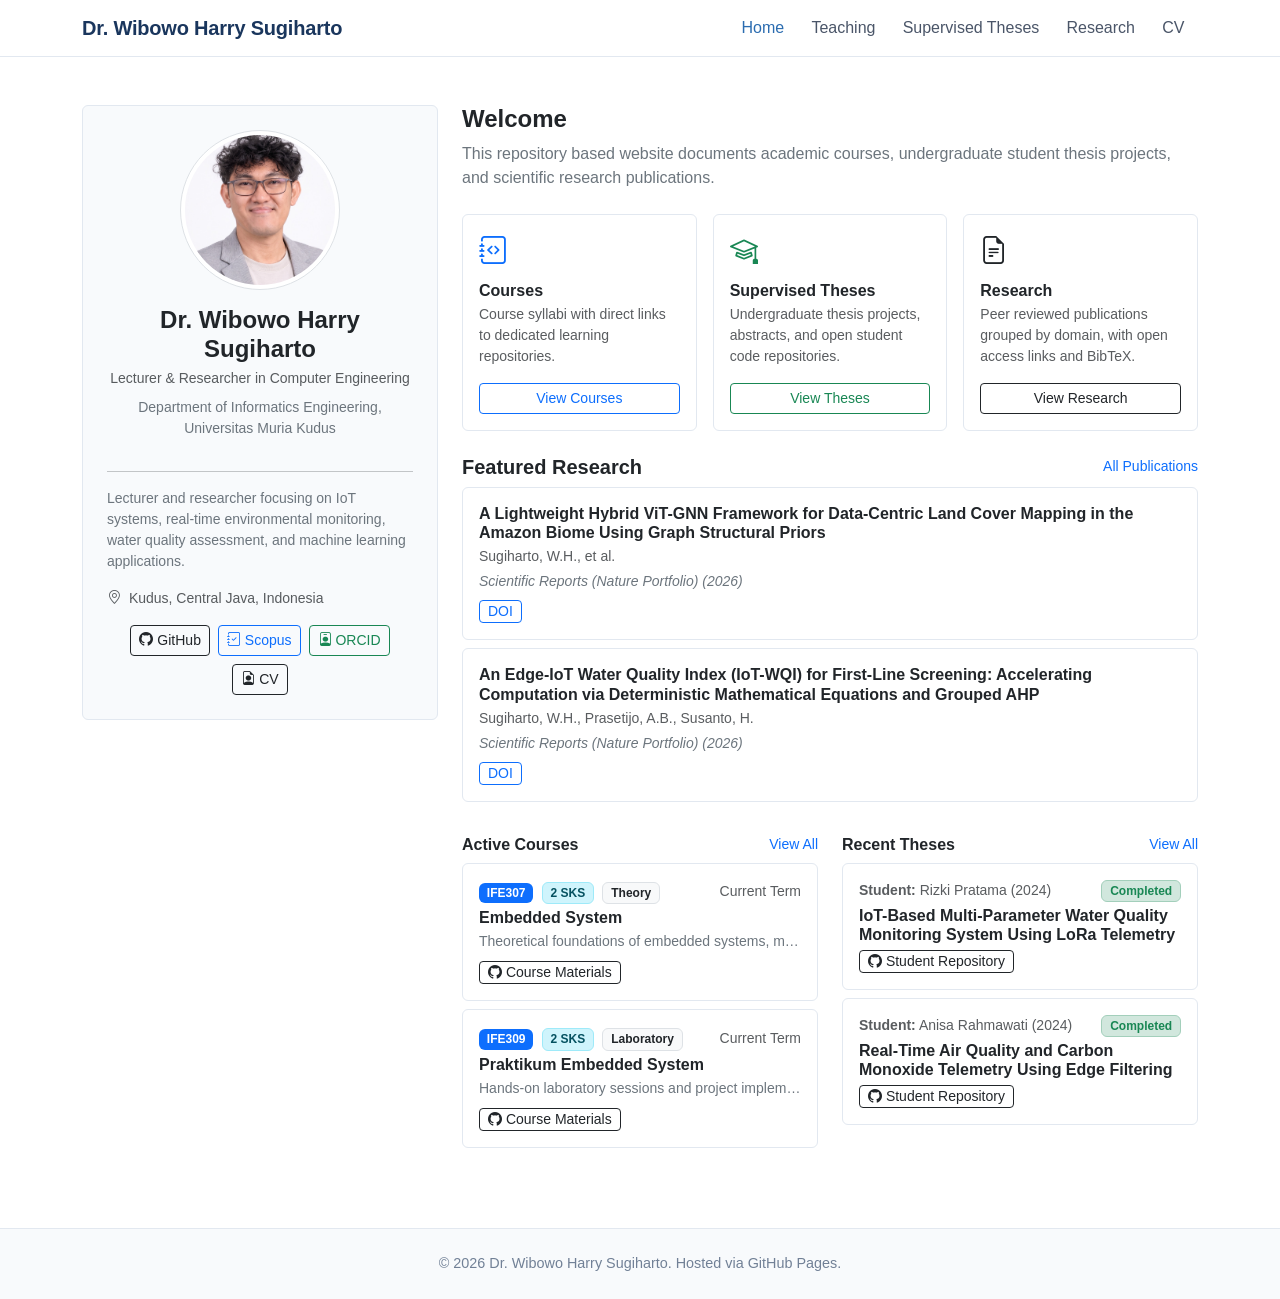
<file: index.html>
<!DOCTYPE html>
<html lang="en">
<head>
  <!-- Metadata halaman dan viewport -->
  <meta charset="UTF-8">
  <meta name="viewport" content="width=device-width, initial-scale=1.0">
  <title>Academic Homepage</title>

  <!-- Pustaka Bootstrap 5 dan Bootstrap Icons -->
  <link href="https://cdn.jsdelivr.net/npm/bootstrap@5.3.3/dist/css/bootstrap.min.css" rel="stylesheet">
  <link href="https://cdn.jsdelivr.net/npm/bootstrap-icons@1.11.3/font/bootstrap-icons.min.css" rel="stylesheet">

  <!-- Gaya kustom situs -->
  <link href="css/style.css" rel="stylesheet">
</head>
<body>

  <!-- Navigasi Utama -->
  <nav class="navbar navbar-expand-lg navbar-light sticky-top">
    <div class="container">
      <a class="navbar-brand profile-brand-name" href="index.html">Academic Profile</a>
      <button class="navbar-toggler" type="button" data-bs-toggle="collapse" data-bs-target="#mainNav" aria-controls="mainNav" aria-expanded="false" aria-label="Toggle navigation">
        <span class="navbar-toggler-icon"></span>
      </button>
      <div class="collapse navbar-collapse" id="mainNav">
        <ul class="navbar-nav ms-auto mb-2 mb-lg-0">
          <li class="nav-item">
            <a class="nav-link active" aria-current="page" href="index.html">Home</a>
          </li>
          <li class="nav-item">
            <a class="nav-link" href="courses.html">Teaching</a>
          </li>
          <li class="nav-item">
            <a class="nav-link" href="theses.html">Supervised Theses</a>
          </li>
          <li class="nav-item">
            <a class="nav-link" href="research.html">Research</a>
          </li>
          <li class="nav-item">
            <a class="nav-link" href="cv.html">CV</a>
          </li>
        </ul>
      </div>
    </div>
  </nav>

  <!-- Konten Utama -->
  <main class="container my-4 my-md-5">
    <div class="row g-4">
      <!-- Kolom Kiri: Profil Singkat -->
      <div class="col-lg-4">
        <div class="card profile-card p-4">
          <!-- Avatar foto profil utama -->
          <div class="text-center mb-3" id="profile-avatar-container">
            <img src="assets/profile_photo.jpg" alt="Dr. Wibowo Harry Sugiharto"
                 class="rounded-circle img-thumbnail bg-white" style="width: 160px; height: 160px; object-fit: cover; object-position: 50% 15%;">
          </div>
          <h4 class="card-title text-center mb-1 fw-bold" id="profile-name">Academic Name</h4>
          <p class="text-muted text-center small mb-2" id="profile-title">Lecturer and Researcher</p>
          <p class="text-secondary small text-center mb-3" id="profile-institution">Department of Computer Science</p>
          
          <hr class="my-3">
          
          <p class="small text-secondary mb-3" id="profile-bio">
            Lecturer and researcher focusing on Software Engineering, Data Science, and Machine Learning applications in higher education.
          </p>

          <div class="small text-muted mb-3">
            <i class="bi bi-geo-alt me-1"></i> <span id="profile-location">Indonesia</span>
          </div>

          <div class="d-flex flex-wrap gap-2 justify-content-center">
            <a id="link-github" href="#" target="_blank" rel="noopener noreferrer" class="btn btn-sm btn-outline-dark" title="GitHub">
              <i class="bi bi-github"></i> GitHub
            </a>
            <a id="link-scopus" href="https://www.scopus.com/pages/authors/57210989011" target="_blank" rel="noopener noreferrer" class="btn btn-sm btn-outline-primary" title="Scopus Author Profile">
              <i class="bi bi-journal-check"></i> Scopus
            </a>
            <a id="link-orcid" href="#" target="_blank" rel="noopener noreferrer" class="btn btn-sm btn-outline-success" title="ORCID">
              <i class="bi bi-person-badge"></i> ORCID
            </a>
            <a href="cv.html" class="btn btn-sm btn-outline-dark" title="Curriculum Vitae">
              <i class="bi bi-file-earmark-person"></i> CV
            </a>
          </div>
        </div>
      </div>

      <!-- Kolom Kanan: Tiga Bagian Utama Portal dan Pratinjau -->
      <div class="col-lg-8">
        <div class="mb-4">
          <h2 class="h4 fw-bold text-dark mb-2">Welcome</h2>
          <p class="text-secondary">
            This repository based website documents academic courses, undergraduate student thesis projects, and scientific research publications.
          </p>
        </div>

        <!-- Tiga Kartu Navigasi Cepat -->
        <div class="row g-3 mb-4">
          <!-- Menu 1: Perkuliahan yang diampu -->
          <div class="col-md-4">
            <div class="card item-card h-100 p-3">
              <div class="card-body p-0 d-flex flex-column">
                <div class="text-primary mb-2">
                  <i class="bi bi-journal-code fs-3"></i>
                </div>
                <h6 class="fw-bold mb-1">Courses</h6>
                <p class="small text-muted flex-grow-1 mb-3">
                  Course syllabi with direct links to dedicated learning repositories.
                </p>
                <a href="courses.html" class="btn btn-sm btn-outline-primary mt-auto">
                  View Courses
                </a>
              </div>
            </div>
          </div>

          <!-- Menu 2: Proyek Skripsi yang Dibimbing -->
          <div class="col-md-4">
            <div class="card item-card h-100 p-3">
              <div class="card-body p-0 d-flex flex-column">
                <div class="text-success mb-2">
                  <i class="bi bi-mortarboard fs-3"></i>
                </div>
                <h6 class="fw-bold mb-1">Supervised Theses</h6>
                <p class="small text-muted flex-grow-1 mb-3">
                  Undergraduate thesis projects, abstracts, and open student code repositories.
                </p>
                <a href="theses.html" class="btn btn-sm btn-outline-success mt-auto">
                  View Theses
                </a>
              </div>
            </div>
          </div>

          <!-- Menu 3: Publikasi dan Penelitian -->
          <div class="col-md-4">
            <div class="card item-card h-100 p-3">
              <div class="card-body p-0 d-flex flex-column">
                <div class="text-dark mb-2">
                  <i class="bi bi-file-earmark-text fs-3"></i>
                </div>
                <h6 class="fw-bold mb-1">Research</h6>
                <p class="small text-muted flex-grow-1 mb-3">
                  Peer reviewed publications grouped by domain, with open access links and BibTeX.
                </p>
                <a href="research.html" class="btn btn-sm btn-outline-dark mt-auto">
                  View Research
                </a>
              </div>
            </div>
          </div>
        </div>

        <!-- Pratinjau Sorotan Terbaru -->
        <div class="row g-4 mb-4">
          <!-- Publikasi Unggulan Terbaru -->
          <div class="col-12">
            <div class="d-flex justify-content-between align-items-center mb-2">
              <h5 class="fw-bold text-dark mb-0">Featured Research</h5>
              <a href="research.html" class="small text-decoration-none">All Publications</a>
            </div>
            <div id="home-featured-research">
              <div class="text-muted small py-2">Loading highlights...</div>
            </div>
          </div>

          <!-- Kolom Kembar: Kuliah Aktif dan Skripsi Terkini -->
          <div class="col-md-6">
            <div class="d-flex justify-content-between align-items-center mb-2">
              <h6 class="fw-bold text-dark mb-0">Active Courses</h6>
              <a href="courses.html" class="small text-decoration-none">View All</a>
            </div>
            <div id="home-active-courses">
              <div class="text-muted small py-2">Loading active courses...</div>
            </div>
          </div>

          <div class="col-md-6">
            <div class="d-flex justify-content-between align-items-center mb-2">
              <h6 class="fw-bold text-dark mb-0">Recent Theses</h6>
              <a href="theses.html" class="small text-decoration-none">View All</a>
            </div>
            <div id="home-recent-theses">
              <div class="text-muted small py-2">Loading recent theses...</div>
            </div>
          </div>
        </div>

        <!-- Catatan Mengenai Sumber Data -->
        <!-- <div class="card bg-light border-0 p-3">
          <h6 class="fw-bold text-dark mb-1">Data Storage Note</h6>
          <p class="small text-secondary mb-0">
            All records on this site are stored in structured JSON files within the <code>data/</code> directory. You can add, edit, or remove entries directly through GitHub commits without recompiling binaries.
          </p>
        </div> -->
      </div>
    </div>
  </main>

  <!-- Footer Situs -->
  <footer>
    <div class="container text-center">
      <p class="mb-0">&copy; <span id="current-year">2026</span> <span id="footer-name">Academic Profile</span>. Hosted via GitHub Pages.</p>
    </div>
  </footer>

  <!-- Skrip JavaScript -->
  <script src="https://cdn.jsdelivr.net/npm/bootstrap@5.3.3/dist/js/bootstrap.bundle.min.js"></script>
  <script src="js/common.js"></script>
  <script src="js/home.js"></script>
</body>
</html>
</file>
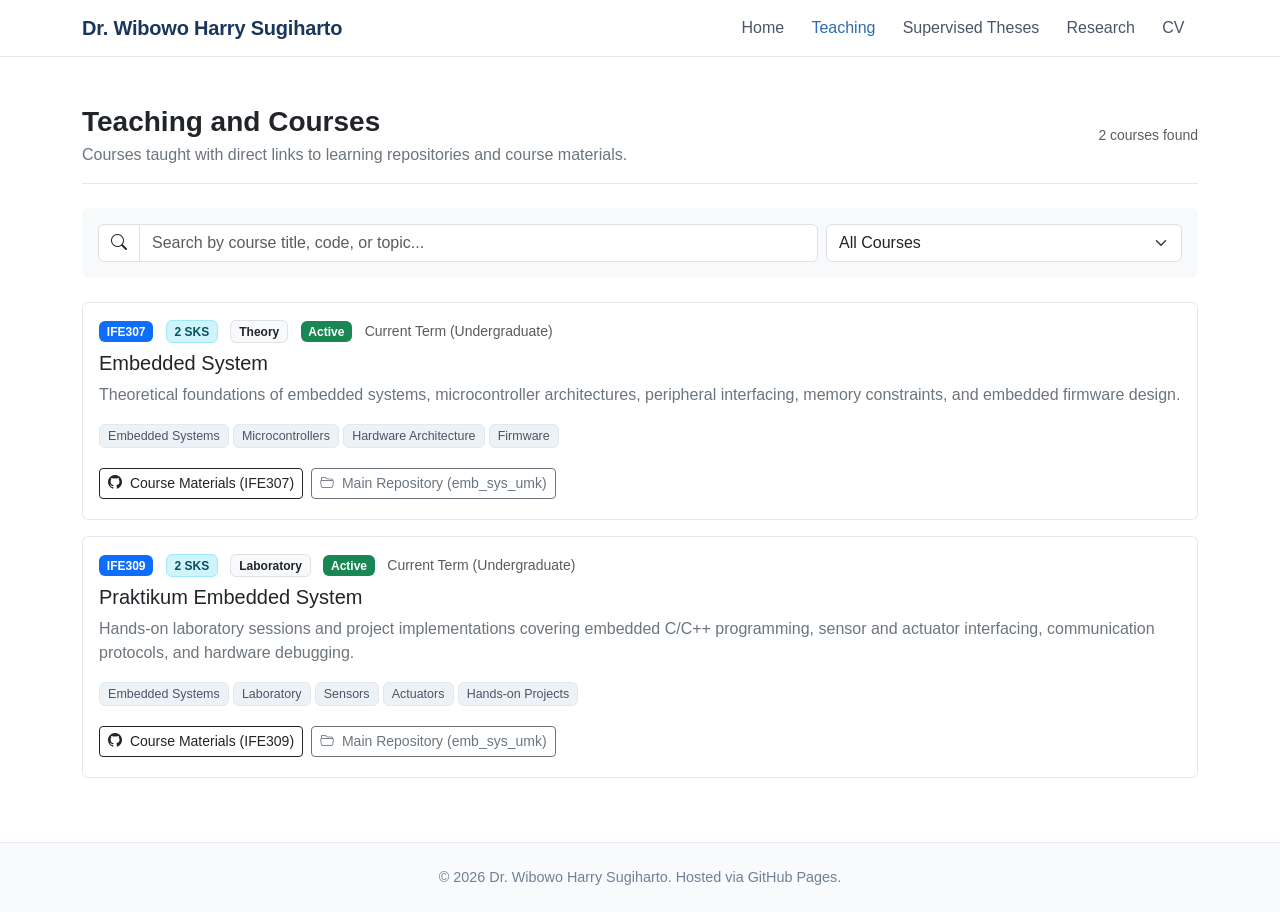
<file: courses.html>
<!DOCTYPE html>
<html lang="en">
<head>
  <!-- Metadata halaman dan viewport -->
  <meta charset="UTF-8">
  <meta name="viewport" content="width=device-width, initial-scale=1.0">
  <title>Teaching | Academic Homepage</title>

  <!-- Pustaka Bootstrap 5 dan Bootstrap Icons -->
  <link href="https://cdn.jsdelivr.net/npm/bootstrap@5.3.3/dist/css/bootstrap.min.css" rel="stylesheet">
  <link href="https://cdn.jsdelivr.net/npm/bootstrap-icons@1.11.3/font/bootstrap-icons.min.css" rel="stylesheet">

  <!-- Gaya kustom situs -->
  <link href="css/style.css" rel="stylesheet">
</head>
<body>

  <!-- Navigasi Utama -->
  <nav class="navbar navbar-expand-lg navbar-light sticky-top">
    <div class="container">
      <a class="navbar-brand profile-brand-name" href="index.html">Academic Profile</a>
      <button class="navbar-toggler" type="button" data-bs-toggle="collapse" data-bs-target="#mainNav" aria-controls="mainNav" aria-expanded="false" aria-label="Toggle navigation">
        <span class="navbar-toggler-icon"></span>
      </button>
      <div class="collapse navbar-collapse" id="mainNav">
        <ul class="navbar-nav ms-auto mb-2 mb-lg-0">
          <li class="nav-item">
            <a class="nav-link" href="index.html">Home</a>
          </li>
          <li class="nav-item">
            <a class="nav-link active" aria-current="page" href="courses.html">Teaching</a>
          </li>
          <li class="nav-item">
            <a class="nav-link" href="theses.html">Supervised Theses</a>
          </li>
          <li class="nav-item">
            <a class="nav-link" href="research.html">Research</a>
          </li>
          <li class="nav-item">
            <a class="nav-link" href="cv.html">CV</a>
          </li>
        </ul>
      </div>
    </div>
  </nav>

  <!-- Konten Utama: Menu Perkuliahan -->
  <main class="container my-4 my-md-5">
    <div class="page-header">
      <div class="d-flex justify-content-between align-items-center flex-wrap gap-2">
        <div>
          <h1 class="h3 fw-bold text-dark mb-1">Teaching and Courses</h1>
          <p class="text-secondary mb-0">Courses taught with direct links to learning repositories and course materials.</p>
        </div>
        <div id="course-count" class="text-muted small">Loading courses...</div>
      </div>
    </div>

    <!-- Panel Filter dan Pencarian -->
    <div class="card bg-light border-0 p-3 mb-4">
      <div class="row g-2 align-items-center">
        <div class="col-md-8">
          <div class="input-group">
            <span class="input-group-text bg-white"><i class="bi bi-search"></i></span>
            <input type="text" id="search-courses" class="form-control" placeholder="Search by course title, code, or topic...">
          </div>
        </div>
        <div class="col-md-4">
          <select id="filter-status" class="form-select">
            <option value="all">All Courses</option>
            <option value="active">Active Terms Only</option>
            <option value="archived">Archived Terms Only</option>
          </select>
        </div>
      </div>
    </div>

    <!-- Tempat Merender Daftar Perkuliahan dari data/courses.json -->
    <div id="courses-list">
      <div class="text-center py-5 text-muted">
        <div class="spinner-border text-primary" role="status">
          <span class="visually-hidden">Loading...</span>
        </div>
        <p class="mt-2 mb-0">Fetching course records...</p>
      </div>
    </div>
  </main>

  <!-- Footer Situs -->
  <footer>
    <div class="container text-center">
      <p class="mb-0">&copy; <span id="current-year">2026</span> <span id="footer-name">Academic Profile</span>. Hosted via GitHub Pages.</p>
    </div>
  </footer>

  <!-- Skrip JavaScript -->
  <script src="https://cdn.jsdelivr.net/npm/bootstrap@5.3.3/dist/js/bootstrap.bundle.min.js"></script>
  <script src="js/common.js"></script>
  <script src="js/courses.js"></script>
</body>
</html>
</file>
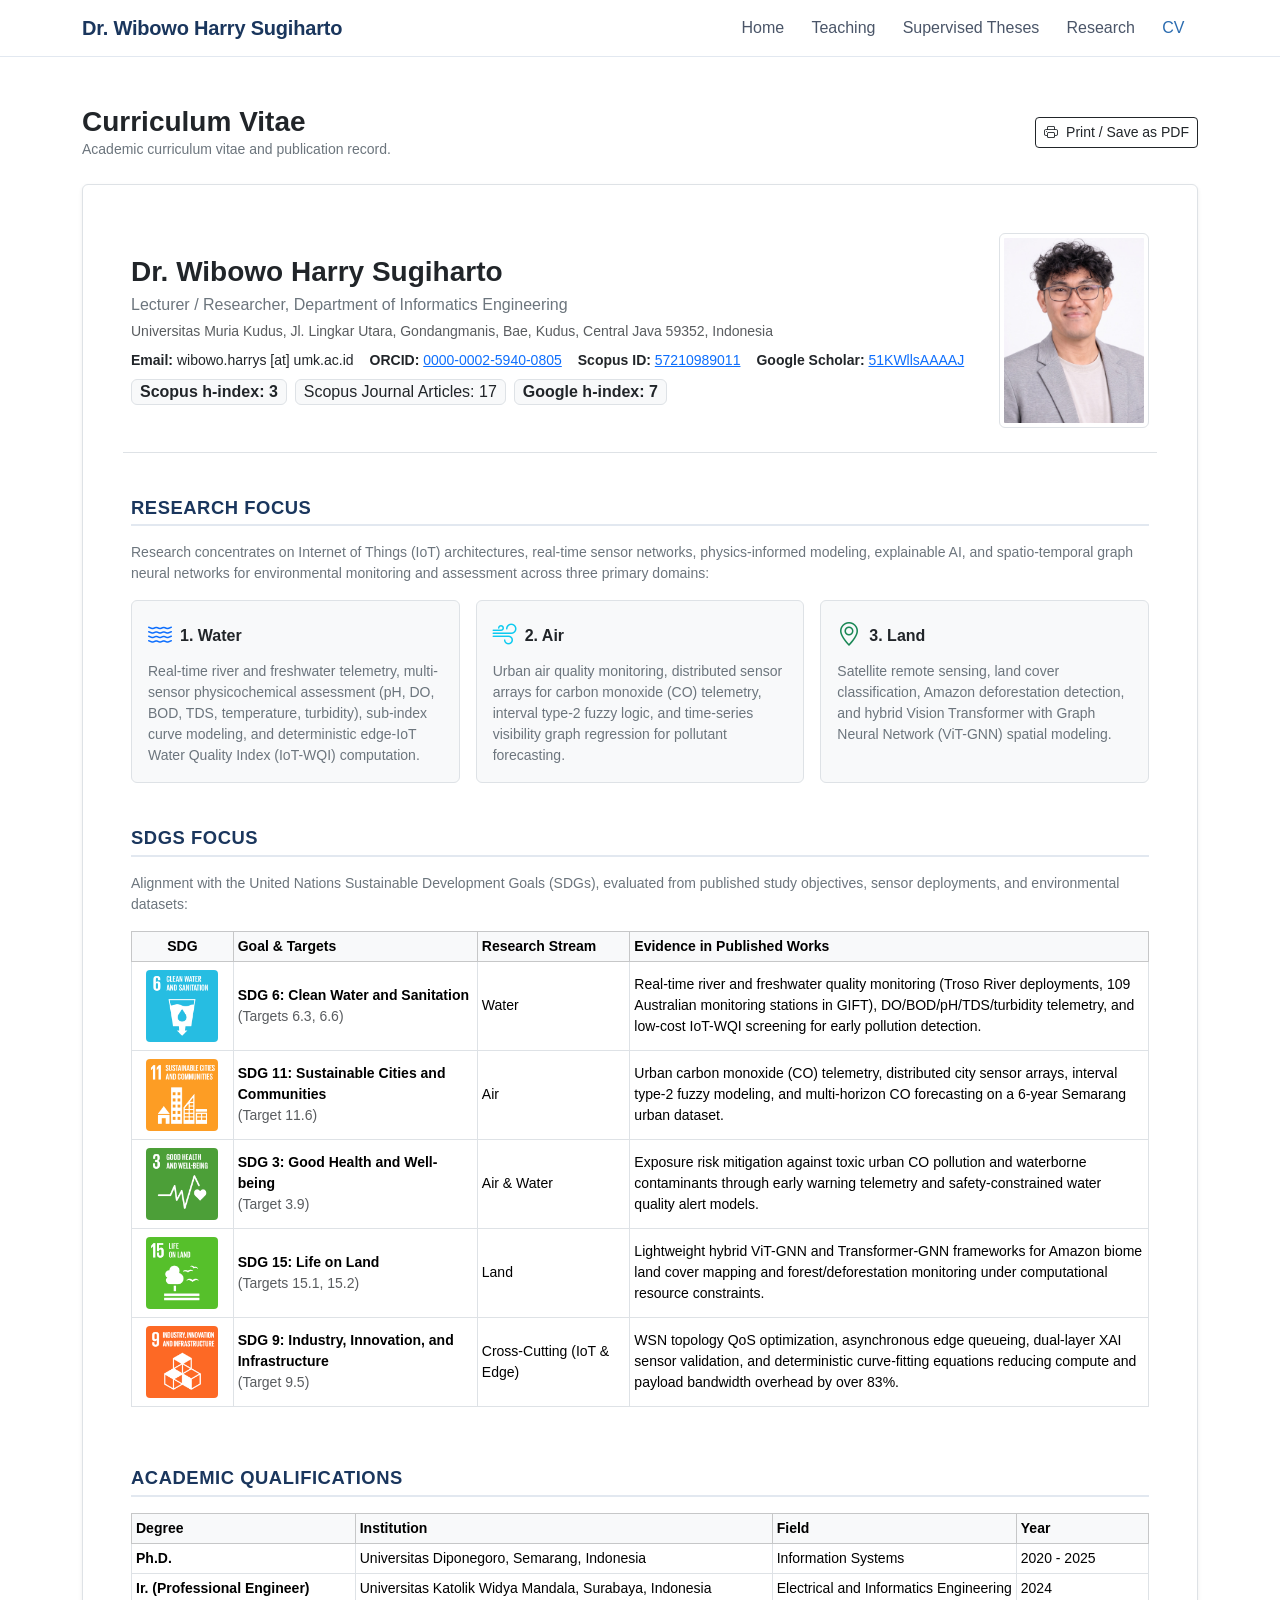
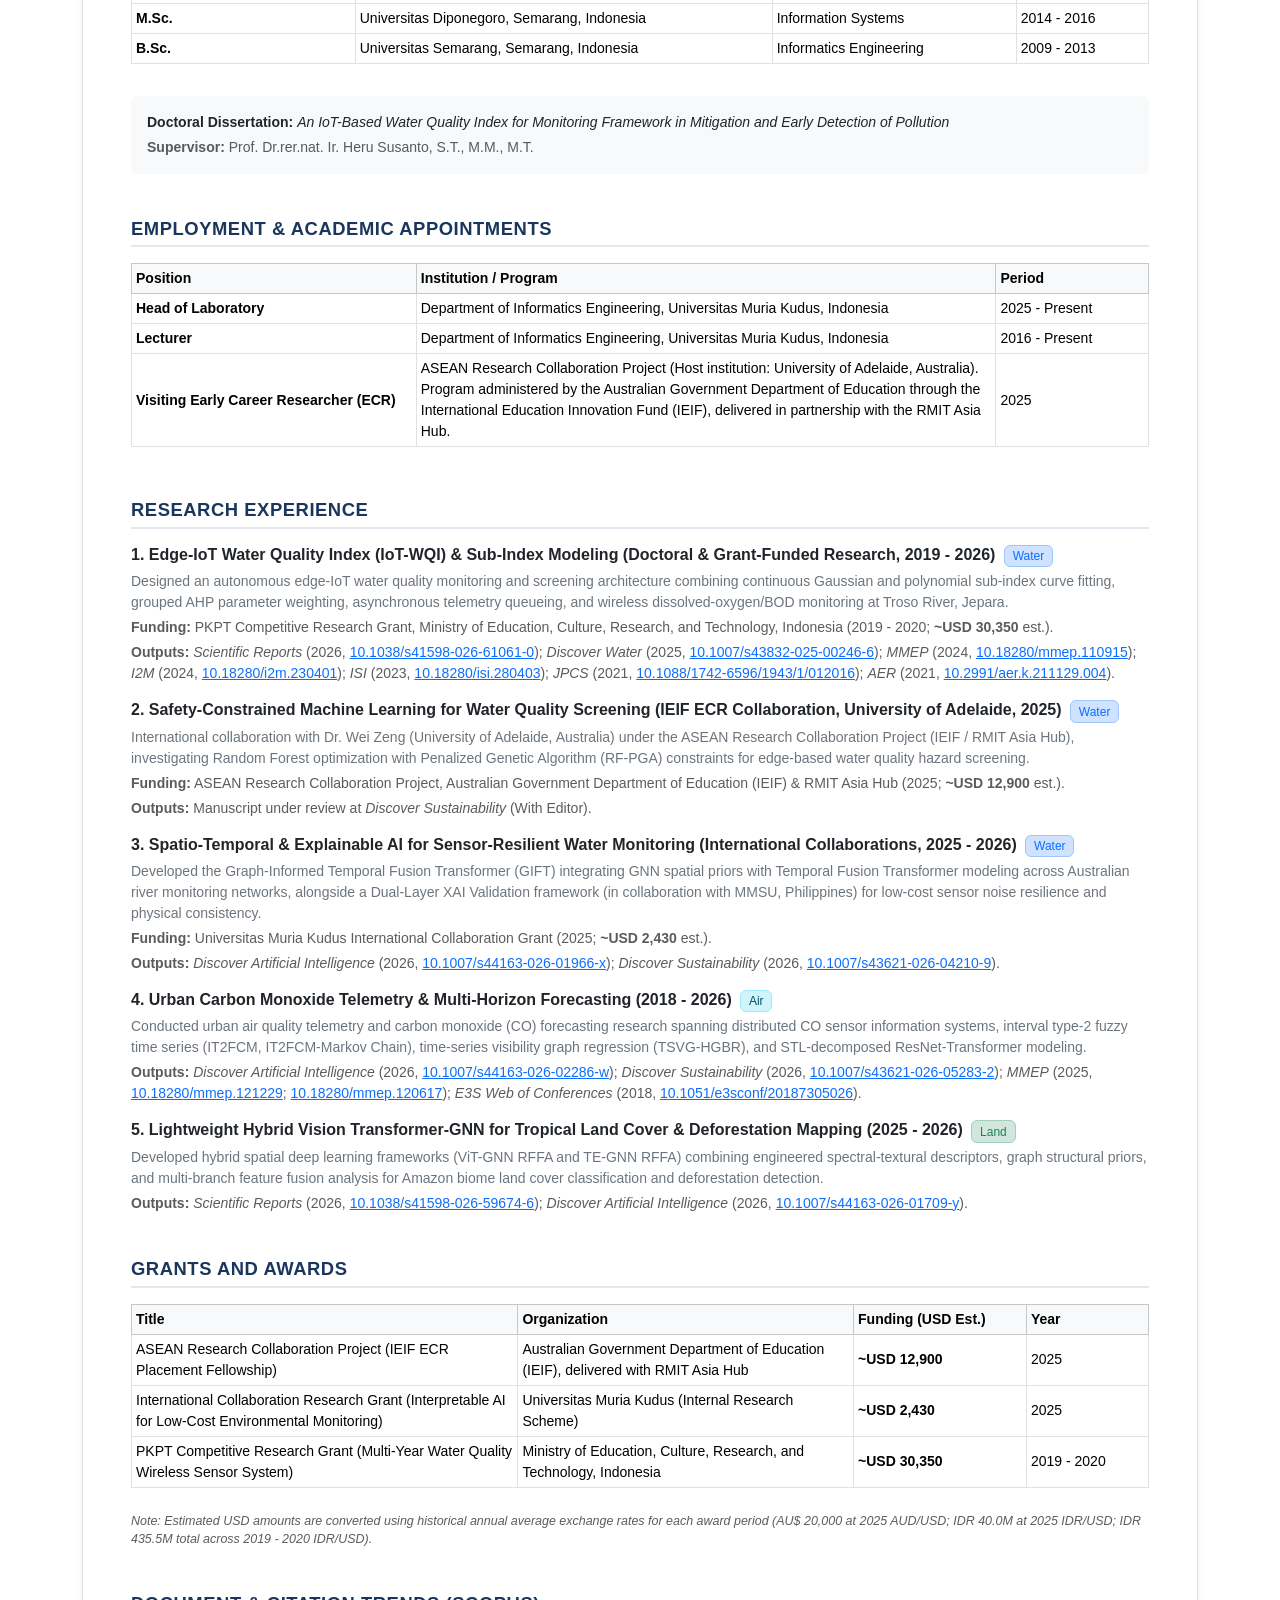
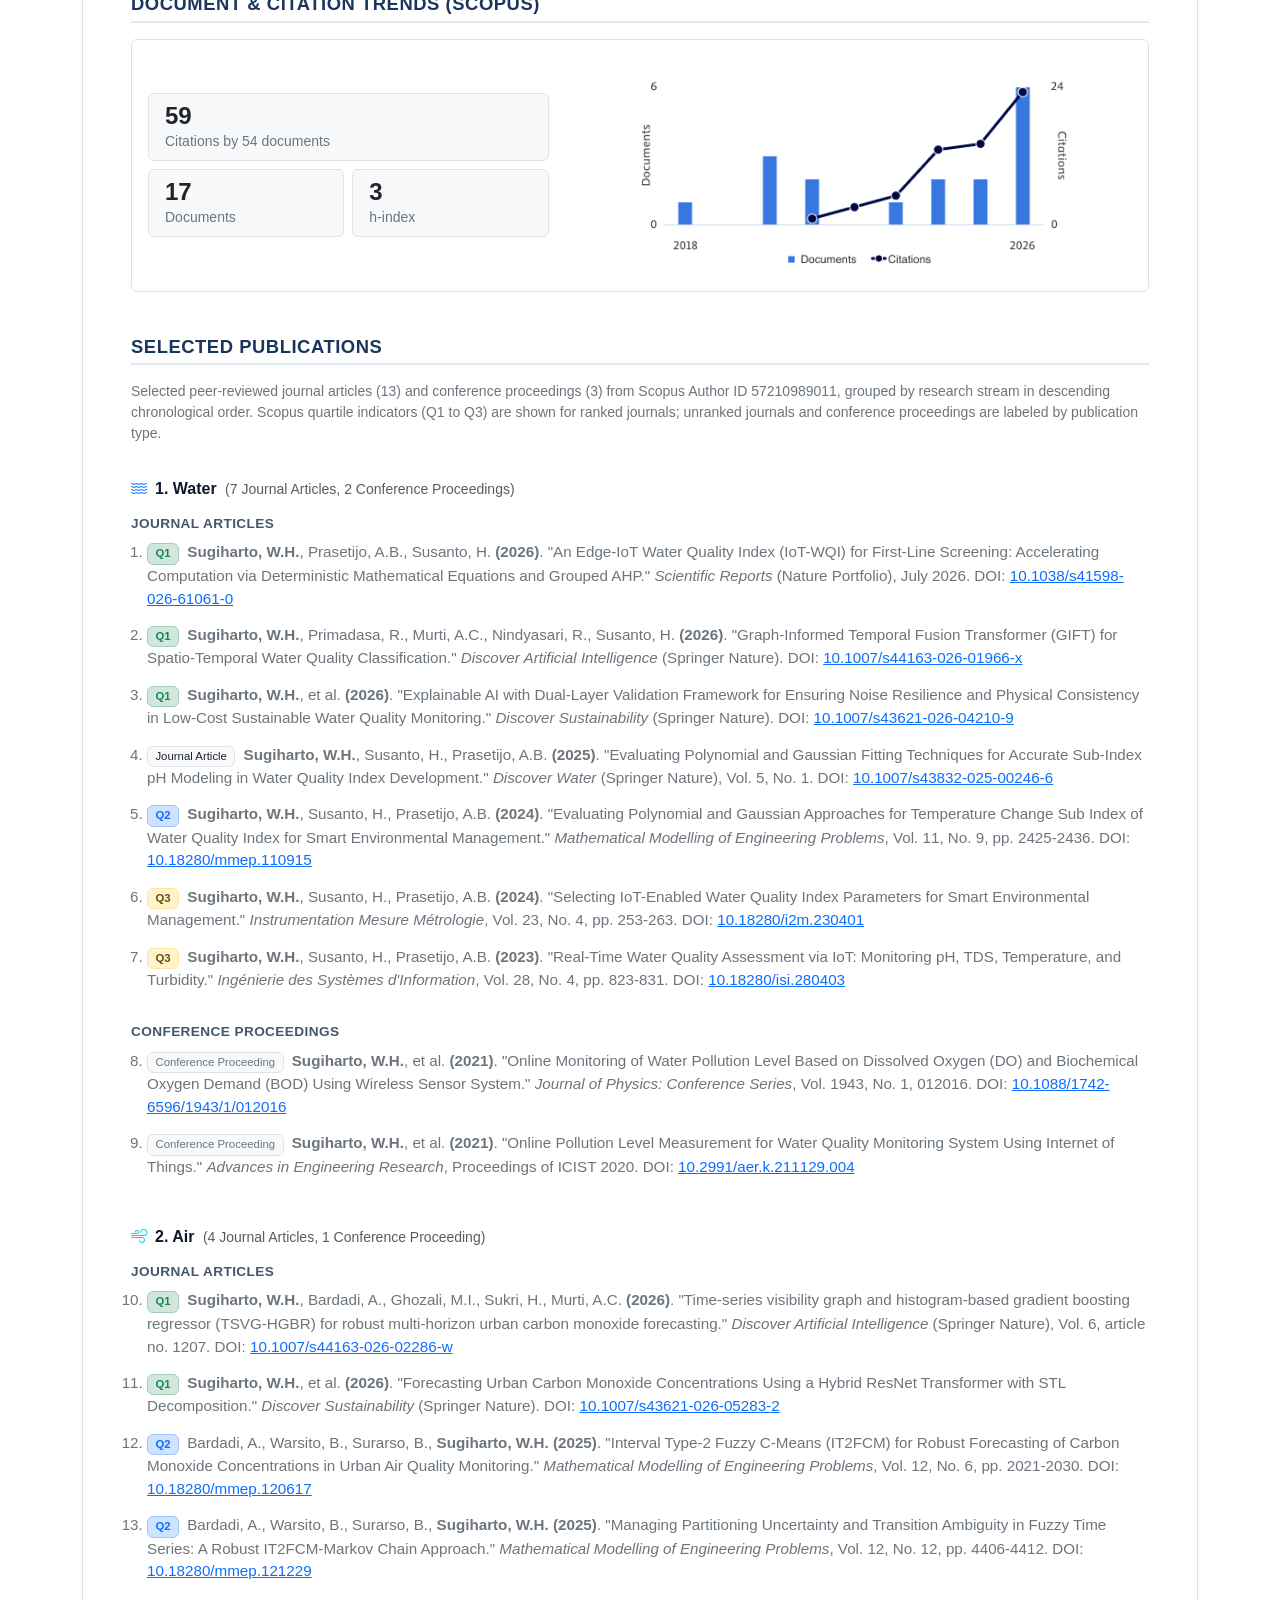
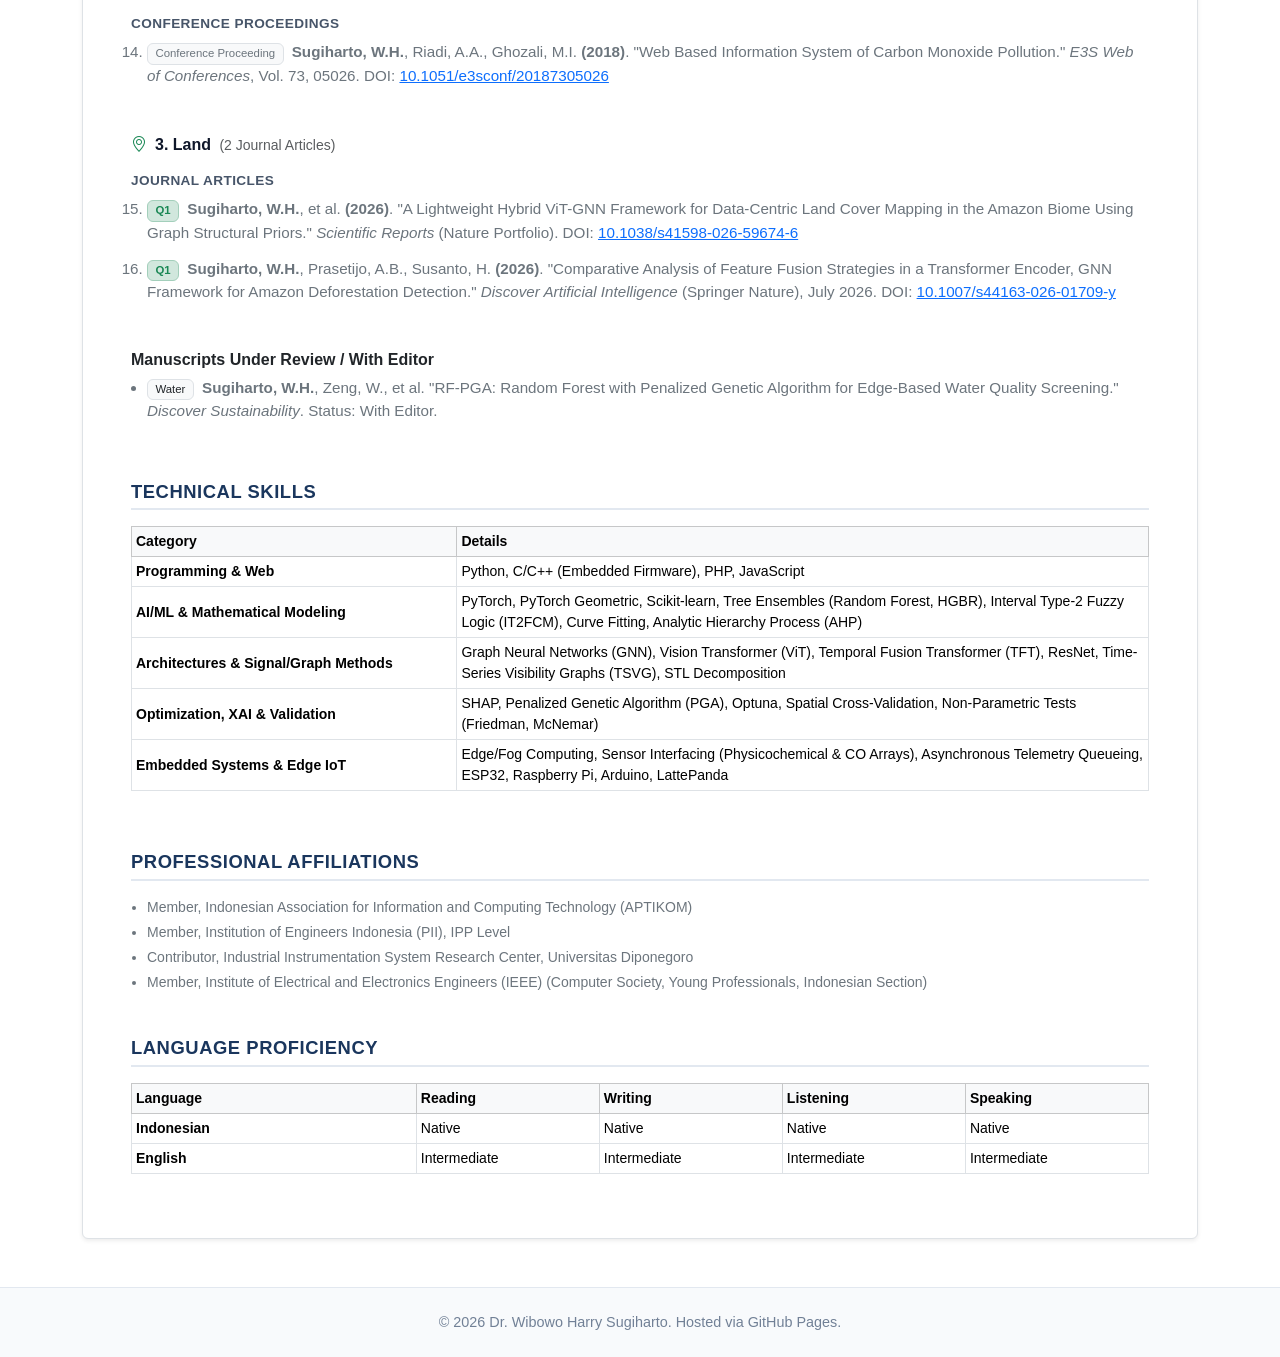
<file: cv.html>
<!DOCTYPE html>
<html lang="en">
<head>
  <!-- Metadata halaman dan viewport -->
  <meta charset="UTF-8">
  <meta name="viewport" content="width=device-width, initial-scale=1.0">
  <title>Curriculum Vitae | Dr. Wibowo Harry Sugiharto</title>

  <!-- Pustaka Bootstrap 5 dan Bootstrap Icons -->
  <link href="https://cdn.jsdelivr.net/npm/bootstrap@5.3.3/dist/css/bootstrap.min.css" rel="stylesheet">
  <link href="https://cdn.jsdelivr.net/npm/bootstrap-icons@1.11.3/font/bootstrap-icons.min.css" rel="stylesheet">

  <!-- Gaya kustom situs -->
  <link href="css/style.css" rel="stylesheet">

  <!-- Gaya khusus pencetakan dokumen CV -->
  <style>
    @media print {
      nav, footer, .no-print {
        display: none !important;
      }
      body {
        background-color: #ffffff;
        color: #000000;
        font-size: 11pt;
      }
      .card {
        border: none !important;
        box-shadow: none !important;
        padding: 0 !important;
      }
      .container {
        max-width: 100% !important;
        padding: 0 !important;
      }
      /* Warna tautan biru lebih muda agar link ORCID, Scopus, dan DOI tetap jelas di PDF */
      a {
        color: #3b82f6 !important;
        text-decoration: underline !important;
        text-decoration-color: #93c5fd !important;
        text-underline-offset: 2px;
      }
      .pub-item {
        break-inside: avoid;
      }
      .cv-figure {
        break-inside: avoid;
      }
    }
    .cv-section-title {
      font-size: 1.15rem;
      font-weight: 700;
      color: var(--primary-color);
      border-bottom: 2px solid #e2e8f0;
      padding-bottom: 0.35rem;
      margin-top: 1.75rem;
      margin-bottom: 1rem;
      text-transform: uppercase;
      letter-spacing: 0.03em;
    }
    .cv-pub-stream {
      font-size: 1rem;
      font-weight: 700;
      color: #0f172a;
      margin-top: 1.15rem;
      margin-bottom: 0.45rem;
    }
    .cv-pub-sub {
      font-size: 0.85rem;
      font-weight: 600;
      color: #475569;
      text-transform: uppercase;
      letter-spacing: 0.03em;
      margin-top: 0.55rem;
      margin-bottom: 0.45rem;
    }
    .pub-item {
      margin-bottom: 0.85rem;
      font-size: 0.95rem;
      line-height: 1.5;
    }
  </style>
</head>
<body>

  <!-- Navigasi Utama -->
  <nav class="navbar navbar-expand-lg navbar-light sticky-top">
    <div class="container">
      <a class="navbar-brand profile-brand-name" href="index.html">Academic Profile</a>
      <button class="navbar-toggler" type="button" data-bs-toggle="collapse" data-bs-target="#mainNav" aria-controls="mainNav" aria-expanded="false" aria-label="Toggle navigation">
        <span class="navbar-toggler-icon"></span>
      </button>
      <div class="collapse navbar-collapse" id="mainNav">
        <ul class="navbar-nav ms-auto mb-2 mb-lg-0">
          <li class="nav-item">
            <a class="nav-link" href="index.html">Home</a>
          </li>
          <li class="nav-item">
            <a class="nav-link" href="courses.html">Teaching</a>
          </li>
          <li class="nav-item">
            <a class="nav-link" href="theses.html">Supervised Theses</a>
          </li>
          <li class="nav-item">
            <a class="nav-link" href="research.html">Research</a>
          </li>
          <li class="nav-item">
            <a class="nav-link active" aria-current="page" href="cv.html">CV</a>
          </li>
        </ul>
      </div>
    </div>
  </nav>

  <!-- Konten Utama: Curriculum Vitae -->
  <main class="container my-4 my-md-5">
    <div class="d-flex justify-content-between align-items-center mb-4 no-print flex-wrap gap-2">
      <div>
        <h1 class="h3 fw-bold text-dark mb-0">Curriculum Vitae</h1>
        <p class="text-secondary small mb-0">Academic curriculum vitae and publication record.</p>
      </div>
      <div>
        <button onclick="window.print()" class="btn btn-sm btn-outline-dark">
          <i class="bi bi-printer me-1"></i> Print / Save as PDF
        </button>
      </div>
    </div>

    <!-- Lembar CV -->
    <div class="card p-4 p-md-5 border bg-white shadow-sm">
      <!-- Bagian Header Profil (Identitas, Foto, Email, dan Metrik) -->
      <div class="row align-items-center pb-4 mb-3 border-bottom g-3">
        <div class="col">
          <h2 class="h3 fw-bold text-dark mb-1">Dr. Wibowo Harry Sugiharto</h2>
          <p class="text-secondary fw-medium mb-1">Lecturer / Researcher, Department of Informatics Engineering</p>
          <p class="text-muted small mb-2">Universitas Muria Kudus, Jl. Lingkar Utara, Gondangmanis, Bae, Kudus, Central Java 59352, Indonesia</p>
          <div class="d-flex flex-wrap align-items-center gap-3 small mb-2">
            <span><strong>Email:</strong> wibowo.harrys [at] umk.ac.id</span>
            <span><strong>ORCID:</strong> <a href="https://orcid.org/0000-0002-5940-0805" target="_blank" rel="noopener noreferrer">0000-0002-5940-0805</a></span>
            <span><strong>Scopus ID:</strong> <a href="https://www.scopus.com/pages/authors/57210989011" target="_blank" rel="noopener noreferrer">57210989011</a></span>
            <span><strong>Google Scholar:</strong> <a href="https://scholar.google.co.id/citations?user=51KWllsAAAAJ" target="_blank" rel="noopener noreferrer">51KWllsAAAAJ</a></span>
          
          </div>
          <div class="d-flex flex-wrap gap-2 mt-2">
            <span class="badge bg-light text-dark border fw-semibold fs-6 px-2 py-1">Scopus h-index: 3</span>
            <span class="badge bg-light text-dark border fw-medium fs-6 px-2 py-1">Scopus Journal Articles: 17</span>
            <span class="badge bg-light text-dark border fw-semibold fs-6 px-2 py-1">Google h-index: 7</span>
          </div>
        </div>
        <div class="col-auto text-center">
          <!-- Foto profil formal (fallback langsung agar tampil baik via HTTP maupun file lokal) -->
          <div id="cv-photo-container">
            <img src="assets/profile_photo.jpg" alt="Dr. Wibowo Harry Sugiharto"
                 class="img-thumbnail bg-white" style="width: 150px; height: 195px; object-fit: cover; object-position: 50% 15%;">
          </div>
        </div>
      </div>

      <!-- Bagian Research Focus (3 Domain Riset Utama dan Metodologi) -->
      <h3 class="cv-section-title">Research Focus</h3>
      <p class="small text-secondary mb-3">
        Research concentrates on Internet of Things (IoT) architectures, real-time sensor networks, physics-informed modeling, explainable AI, and spatio-temporal graph neural networks for environmental monitoring and assessment across three primary domains:
      </p>
      <div class="row g-3 mb-3">
        <div class="col-md-4">
          <div class="p-3 bg-light rounded border h-100">
            <div class="d-flex align-items-center mb-2">
              <i class="bi bi-water text-primary fs-4 me-2"></i>
              <h6 class="fw-bold text-dark mb-0">1. Water</h6>
            </div>
            <p class="small text-secondary mb-0">
              Real-time river and freshwater telemetry, multi-sensor physicochemical assessment (pH, DO, BOD, TDS, temperature, turbidity), sub-index curve modeling, and deterministic edge-IoT Water Quality Index (IoT-WQI) computation.
            </p>
          </div>
        </div>
        <div class="col-md-4">
          <div class="p-3 bg-light rounded border h-100">
            <div class="d-flex align-items-center mb-2">
              <i class="bi bi-wind text-info fs-4 me-2"></i>
              <h6 class="fw-bold text-dark mb-0">2. Air</h6>
            </div>
            <p class="small text-secondary mb-0">
              Urban air quality monitoring, distributed sensor arrays for carbon monoxide (CO) telemetry, interval type-2 fuzzy logic, and time-series visibility graph regression for pollutant forecasting.
            </p>
          </div>
        </div>
        <div class="col-md-4">
          <div class="p-3 bg-light rounded border h-100">
            <div class="d-flex align-items-center mb-2">
              <i class="bi bi-geo-alt text-success fs-4 me-2"></i>
              <h6 class="fw-bold text-dark mb-0">3. Land</h6>
            </div>
            <p class="small text-secondary mb-0">
              Satellite remote sensing, land cover classification, Amazon deforestation detection, and hybrid Vision Transformer with Graph Neural Network (ViT-GNN) spatial modeling.
            </p>
          </div>
        </div>
      </div>

      <!-- Bagian SDGs Focus (Dipetakan dari Abstrak Publikasi Scopus) -->
      <h3 class="cv-section-title">SDGs Focus</h3>
      <p class="small text-secondary mb-3">
        Alignment with the United Nations Sustainable Development Goals (SDGs), evaluated from published study objectives, sensor deployments, and environmental datasets:
      </p>
      <div class="table-responsive mb-3">
        <table class="table table-bordered table-sm align-middle small">
          <thead class="table-light">
            <tr>
              <th style="width: 96px;" class="text-center">SDG</th>
              <th style="width: 24%;">Goal &amp; Targets</th>
              <th style="width: 15%;">Research Stream</th>
              <th style="width: 51%;">Evidence in Published Works</th>
            </tr>
          </thead>
          <tbody>
            <tr>
              <td class="text-center p-2">
                <img src="assets/sdgs/TGG_Icon_Color_06.png" alt="SDG 6: Clean Water and Sanitation" width="72" height="72" class="rounded-1 d-block mx-auto">
              </td>
              <td>
                <strong>SDG 6: Clean Water and Sanitation</strong><br>
                <span class="text-muted">(Targets 6.3, 6.6)</span>
              </td>
              <td>Water</td>
              <td>Real-time river and freshwater quality monitoring (Troso River deployments, 109 Australian monitoring stations in GIFT), DO/BOD/pH/TDS/turbidity telemetry, and low-cost IoT-WQI screening for early pollution detection.</td>
            </tr>
            <tr>
              <td class="text-center p-2">
                <img src="assets/sdgs/TGG_Icon_Color_11.png" alt="SDG 11: Sustainable Cities and Communities" width="72" height="72" class="rounded-1 d-block mx-auto">
              </td>
              <td>
                <strong>SDG 11: Sustainable Cities and Communities</strong><br>
                <span class="text-muted">(Target 11.6)</span>
              </td>
              <td>Air</td>
              <td>Urban carbon monoxide (CO) telemetry, distributed city sensor arrays, interval type-2 fuzzy modeling, and multi-horizon CO forecasting on a 6-year Semarang urban dataset.</td>
            </tr>
            <tr>
              <td class="text-center p-2">
                <img src="assets/sdgs/TGG_Icon_Color_03.png" alt="SDG 3: Good Health and Well-being" width="72" height="72" class="rounded-1 d-block mx-auto">
              </td>
              <td>
                <strong>SDG 3: Good Health and Well-being</strong><br>
                <span class="text-muted">(Target 3.9)</span>
              </td>
              <td>Air &amp; Water</td>
              <td>Exposure risk mitigation against toxic urban CO pollution and waterborne contaminants through early warning telemetry and safety-constrained water quality alert models.</td>
            </tr>
            <tr>
              <td class="text-center p-2">
                <img src="assets/sdgs/TGG_Icon_Color_15.png" alt="SDG 15: Life on Land" width="72" height="72" class="rounded-1 d-block mx-auto">
              </td>
              <td>
                <strong>SDG 15: Life on Land</strong><br>
                <span class="text-muted">(Targets 15.1, 15.2)</span>
              </td>
              <td>Land</td>
              <td>Lightweight hybrid ViT-GNN and Transformer-GNN frameworks for Amazon biome land cover mapping and forest/deforestation monitoring under computational resource constraints.</td>
            </tr>
            <tr>
              <td class="text-center p-2">
                <img src="assets/sdgs/TGG_Icon_Color_09.png" alt="SDG 9: Industry, Innovation, and Infrastructure" width="72" height="72" class="rounded-1 d-block mx-auto">
              </td>
              <td>
                <strong>SDG 9: Industry, Innovation, and Infrastructure</strong><br>
                <span class="text-muted">(Target 9.5)</span>
              </td>
              <td>Cross-Cutting (IoT &amp; Edge)</td>
              <td>WSN topology QoS optimization, asynchronous edge queueing, dual-layer XAI sensor validation, and deterministic curve-fitting equations reducing compute and payload bandwidth overhead by over 83%.</td>
            </tr>
          </tbody>
        </table>
      </div>

      <!-- Bagian Academic Qualifications -->
      <h3 class="cv-section-title">Academic Qualifications</h3>
      <div class="table-responsive mb-3">
        <table class="table table-bordered table-sm align-middle small">
          <thead class="table-light">
            <tr>
              <th style="width: 22%;">Degree</th>
              <th style="width: 41%;">Institution</th>
              <th style="width: 24%;">Field</th>
              <th style="width: 13%;">Year</th>
            </tr>
          </thead>
          <tbody>
            <tr>
              <td><strong>Ph.D.</strong></td>
              <td>Universitas Diponegoro, Semarang, Indonesia</td>
              <td>Information Systems</td>
              <td>2020 - 2025</td>
            </tr>
            <tr>
              <td><strong>Ir. (Professional Engineer)</strong></td>
              <td>Universitas Katolik Widya Mandala, Surabaya, Indonesia</td>
              <td>Electrical and Informatics Engineering</td>
              <td>2024</td>
            </tr>
            <tr>
              <td><strong>M.Sc.</strong></td>
              <td>Universitas Diponegoro, Semarang, Indonesia</td>
              <td>Information Systems</td>
              <td>2014 - 2016</td>
            </tr>
            <tr>
              <td><strong>B.Sc.</strong></td>
              <td>Universitas Semarang, Semarang, Indonesia</td>
              <td>Informatics Engineering</td>
              <td>2009 - 2013</td>
            </tr>
          </tbody>
        </table>
      </div>
      <div class="card bg-light border-0 p-3 mb-3">
        <p class="small mb-1">
          <strong>Doctoral Dissertation:</strong> <em>An IoT-Based Water Quality Index for Monitoring Framework in Mitigation and Early Detection of Pollution</em>
        </p>
        <p class="small text-muted mb-0">
          <strong>Supervisor:</strong> Prof. Dr.rer.nat. Ir. Heru Susanto, S.T., M.M., M.T.
        </p>
      </div>

      <!-- Bagian Employment & Academic Appointments -->
      <h3 class="cv-section-title">Employment &amp; Academic Appointments</h3>
      <div class="table-responsive mb-2">
        <table class="table table-bordered table-sm align-middle small">
          <thead class="table-light">
            <tr>
              <th style="width: 28%;">Position</th>
              <th style="width: 57%;">Institution / Program</th>
              <th style="width: 15%;">Period</th>
            </tr>
          </thead>
          <tbody>
            <tr>
              <td><strong>Head of Laboratory</strong></td>
              <td>Department of Informatics Engineering, Universitas Muria Kudus, Indonesia</td>
              <td>2025 - Present</td>
            </tr>
            <tr>
              <td><strong>Lecturer</strong></td>
              <td>Department of Informatics Engineering, Universitas Muria Kudus, Indonesia</td>
              <td>2016 - Present</td>
            </tr>
            <tr>
              <td><strong>Visiting Early Career Researcher (ECR)</strong></td>
              <td>
                ASEAN Research Collaboration Project (Host institution: University of Adelaide, Australia). Program administered by the Australian Government Department of Education through the International Education Innovation Fund (IEIF), delivered in partnership with the RMIT Asia Hub.
              </td>
              <td>2025</td>
            </tr>
          </tbody>
        </table>
      </div>
      <!-- <p class="small text-secondary mb-3">
        <strong>Responsibilities:</strong> Teaching and supervising undergraduate students at Universitas Muria Kudus; conducting collaborative research on IoT-based monitoring, embedded AI systems, and safety-constrained water quality modeling.
      </p> -->

      <!-- Bagian Research Experience (Selaras 3 Domain Riset dan Luaran DOI) -->
      <h3 class="cv-section-title">Research Experience</h3>
      <div class="mb-3">
        <div class="mb-3">
          <h6 class="fw-bold mb-1">
            1. Edge-IoT Water Quality Index (IoT-WQI) &amp; Sub-Index Modeling (Doctoral &amp; Grant-Funded Research, 2019 - 2026)
            <span class="badge bg-primary-subtle text-primary border border-primary-subtle fw-normal ms-1">Water</span>
          </h6>
          <p class="small text-secondary mb-1">
            Designed an autonomous edge-IoT water quality monitoring and screening architecture combining continuous Gaussian and polynomial sub-index curve fitting, grouped AHP parameter weighting, asynchronous telemetry queueing, and wireless dissolved-oxygen/BOD monitoring at Troso River, Jepara.
          </p>
          <p class="small text-muted mb-1">
            <strong>Funding:</strong> PKPT Competitive Research Grant, Ministry of Education, Culture, Research, and Technology, Indonesia (2019 - 2020; <strong>~USD 30,350</strong> est.).
          </p>
          <p class="small text-muted mb-0">
            <strong>Outputs:</strong>
            <em>Scientific Reports</em> (2026, <a href="https://doi.org/10.1038/s41598-026-61061-0" target="_blank" rel="noopener noreferrer">10.1038/s41598-026-61061-0</a>);
            <em>Discover Water</em> (2025, <a href="https://doi.org/10.1007/s43832-025-00246-6" target="_blank" rel="noopener noreferrer">10.1007/s43832-025-00246-6</a>);
            <em>MMEP</em> (2024, <a href="https://doi.org/10.18280/mmep.110915" target="_blank" rel="noopener noreferrer">10.18280/mmep.110915</a>);
            <em>I2M</em> (2024, <a href="https://doi.org/10.18280/i2m.230401" target="_blank" rel="noopener noreferrer">10.18280/i2m.230401</a>);
            <em>ISI</em> (2023, <a href="https://doi.org/10.18280/isi.280403" target="_blank" rel="noopener noreferrer">10.18280/isi.280403</a>);
            <em>JPCS</em> (2021, <a href="https://doi.org/10.1088/1742-6596/1943/1/012016" target="_blank" rel="noopener noreferrer">10.1088/1742-6596/1943/1/012016</a>);
            <em>AER</em> (2021, <a href="https://doi.org/10.2991/aer.k.211129.004" target="_blank" rel="noopener noreferrer">10.2991/aer.k.211129.004</a>).
          </p>
        </div>

        <div class="mb-3">
          <h6 class="fw-bold mb-1">
            2. Safety-Constrained Machine Learning for Water Quality Screening (IEIF ECR Collaboration, University of Adelaide, 2025)
            <span class="badge bg-primary-subtle text-primary border border-primary-subtle fw-normal ms-1">Water</span>
          </h6>
          <p class="small text-secondary mb-1">
            International collaboration with Dr. Wei Zeng (University of Adelaide, Australia) under the ASEAN Research Collaboration Project (IEIF / RMIT Asia Hub), investigating Random Forest optimization with Penalized Genetic Algorithm (RF-PGA) constraints for edge-based water quality hazard screening.
          </p>
          <p class="small text-muted mb-1">
            <strong>Funding:</strong> ASEAN Research Collaboration Project, Australian Government Department of Education (IEIF) &amp; RMIT Asia Hub (2025; <strong>~USD 12,900</strong> est.).
          </p>
          <p class="small text-muted mb-0">
            <strong>Outputs:</strong> Manuscript under review at <em>Discover Sustainability</em> (With Editor).
          </p>
        </div>

        <div class="mb-3">
          <h6 class="fw-bold mb-1">
            3. Spatio-Temporal &amp; Explainable AI for Sensor-Resilient Water Monitoring (International Collaborations, 2025 - 2026)
            <span class="badge bg-primary-subtle text-primary border border-primary-subtle fw-normal ms-1">Water</span>
          </h6>
          <p class="small text-secondary mb-1">
            Developed the Graph-Informed Temporal Fusion Transformer (GIFT) integrating GNN spatial priors with Temporal Fusion Transformer modeling across Australian river monitoring networks, alongside a Dual-Layer XAI Validation framework (in collaboration with MMSU, Philippines) for low-cost sensor noise resilience and physical consistency.
          </p>
          <p class="small text-muted mb-1">
            <strong>Funding:</strong> Universitas Muria Kudus International Collaboration Grant (2025; <strong>~USD 2,430</strong> est.).
          </p>
          <p class="small text-muted mb-0">
            <strong>Outputs:</strong>
            <em>Discover Artificial Intelligence</em> (2026, <a href="https://doi.org/10.1007/s44163-026-01966-x" target="_blank" rel="noopener noreferrer">10.1007/s44163-026-01966-x</a>);
            <em>Discover Sustainability</em> (2026, <a href="https://doi.org/10.1007/s43621-026-04210-9" target="_blank" rel="noopener noreferrer">10.1007/s43621-026-04210-9</a>).
          </p>
        </div>

        <div class="mb-3">
          <h6 class="fw-bold mb-1">
            4. Urban Carbon Monoxide Telemetry &amp; Multi-Horizon Forecasting (2018 - 2026)
            <span class="badge bg-info-subtle text-info-emphasis border border-info-subtle fw-normal ms-1">Air</span>
          </h6>
          <p class="small text-secondary mb-1">
            Conducted urban air quality telemetry and carbon monoxide (CO) forecasting research spanning distributed CO sensor information systems, interval type-2 fuzzy time series (IT2FCM, IT2FCM-Markov Chain), time-series visibility graph regression (TSVG-HGBR), and STL-decomposed ResNet-Transformer modeling.
          </p>
          <p class="small text-muted mb-0">
            <strong>Outputs:</strong>
            <em>Discover Artificial Intelligence</em> (2026, <a href="https://doi.org/10.1007/s44163-026-02286-w" target="_blank" rel="noopener noreferrer">10.1007/s44163-026-02286-w</a>);
            <em>Discover Sustainability</em> (2026, <a href="https://doi.org/10.1007/s43621-026-05283-2" target="_blank" rel="noopener noreferrer">10.1007/s43621-026-05283-2</a>);
            <em>MMEP</em> (2025, <a href="https://doi.org/10.18280/mmep.121229" target="_blank" rel="noopener noreferrer">10.18280/mmep.121229</a>; <a href="https://doi.org/10.18280/mmep.120617" target="_blank" rel="noopener noreferrer">10.18280/mmep.120617</a>);
            <em>E3S Web of Conferences</em> (2018, <a href="https://doi.org/10.1051/e3sconf/20187305026" target="_blank" rel="noopener noreferrer">10.1051/e3sconf/20187305026</a>).
          </p>
        </div>

        <div class="mb-0">
          <h6 class="fw-bold mb-1">
            5. Lightweight Hybrid Vision Transformer-GNN for Tropical Land Cover &amp; Deforestation Mapping (2025 - 2026)
            <span class="badge bg-success-subtle text-success border border-success-subtle fw-normal ms-1">Land</span>
          </h6>
          <p class="small text-secondary mb-1">
            Developed hybrid spatial deep learning frameworks (ViT-GNN RFFA and TE-GNN RFFA) combining engineered spectral-textural descriptors, graph structural priors, and multi-branch feature fusion analysis for Amazon biome land cover classification and deforestation detection.
          </p>
          <p class="small text-muted mb-0">
            <strong>Outputs:</strong>
            <em>Scientific Reports</em> (2026, <a href="https://doi.org/10.1038/s41598-026-59674-6" target="_blank" rel="noopener noreferrer">10.1038/s41598-026-59674-6</a>);
            <em>Discover Artificial Intelligence</em> (2026, <a href="https://doi.org/10.1007/s44163-026-01709-y" target="_blank" rel="noopener noreferrer">10.1007/s44163-026-01709-y</a>).
          </p>
        </div>
      </div>

      <!-- Bagian Grants and Awards -->
      <h3 class="cv-section-title">Grants and Awards</h3>
      <div class="table-responsive mb-2">
        <table class="table table-bordered table-sm align-middle small">
          <thead class="table-light">
            <tr>
              <th style="width: 38%;">Title</th>
              <th style="width: 33%;">Organization</th>
              <th style="width: 17%;">Funding (USD Est.)</th>
              <th style="width: 12%;">Year</th>
            </tr>
          </thead>
          <tbody>
            <tr>
              <td>ASEAN Research Collaboration Project (IEIF ECR Placement Fellowship)</td>
              <td>Australian Government Department of Education (IEIF), delivered with RMIT Asia Hub</td>
              <td><strong>~USD 12,900</strong></td>
              <td>2025</td>
            </tr>
            <tr>
              <td>International Collaboration Research Grant (Interpretable AI for Low-Cost Environmental Monitoring)</td>
              <td>Universitas Muria Kudus (Internal Research Scheme)</td>
              <td><strong>~USD 2,430</strong></td>
              <td>2025</td>
            </tr>
            <tr>
              <td>PKPT Competitive Research Grant (Multi-Year Water Quality Wireless Sensor System)</td>
              <td>Ministry of Education, Culture, Research, and Technology, Indonesia</td>
              <td><strong>~USD 30,350</strong></td>
              <td>2019 - 2020</td>
            </tr>
          </tbody>
        </table>
      </div>
      <p class="text-muted mb-3" style="font-size: 0.78rem;">
        <em>Note: Estimated USD amounts are converted using historical annual average exchange rates for each award period (AU$ 20,000 at 2025 AUD/USD; IDR 40.0M at 2025 IDR/USD; IDR 435.5M total across 2019 - 2020 IDR/USD).</em>
      </p>

      <!-- Bagian Tren Dokumen dan Sitasi Scopus -->
      <h3 class="cv-section-title">Document &amp; Citation Trends (Scopus)</h3>
      <div class="cv-figure border rounded bg-white p-3 mb-3">
        <div class="row g-3 align-items-center">
          <!-- Kolom Metrik Ringkas Scopus -->
          <div class="col-sm-5">
            <div class="row g-2">
              <div class="col-12">
                <div class="p-2 px-3 bg-light rounded border">
                  <div class="h4 fw-bold text-dark mb-0">59</div>
                  <div class="small text-secondary">Citations by 54 documents</div>
                </div>
              </div>
              <div class="col-6">
                <div class="p-2 px-3 bg-light rounded border h-100">
                  <div class="h4 fw-bold text-dark mb-0">17</div>
                  <div class="small text-secondary">Documents</div>
                </div>
              </div>
              <div class="col-6">
                <div class="p-2 px-3 bg-light rounded border h-100">
                  <div class="h4 fw-bold text-dark mb-0">3</div>
                  <div class="small text-secondary">h-index</div>
                </div>
              </div>
            </div>
          </div>
          <!-- Kolom Grafik Tren Scopus -->
          <div class="col-sm-7 text-center">
            <img src="assets/document_citation_trends.png" alt="Scopus Document and Citation Trends (2018 to 2026)" class="img-fluid" style="max-width: 460px; width: 100%; height: auto;">
          </div>
        </div>
      </div>

      <!-- Bagian Selected Publications (Dikelompokkan per Domain dan Tahun Terbaru) -->
      <h3 class="cv-section-title">Selected Publications</h3>
      <p class="small text-secondary mb-3">
        Selected peer-reviewed journal articles (13) and conference proceedings (3) from Scopus Author ID 57210989011, grouped by research stream in descending chronological order. Scopus quartile indicators (Q1 to Q3) are shown for ranked journals; unranked journals and conference proceedings are labeled by publication type.
      </p>

      <!-- Domain 1: Water -->
      <h4 class="cv-pub-stream"><i class="bi bi-water text-primary me-2"></i>1. Water <span class="text-muted fw-normal small ms-1">(7 Journal Articles, 2 Conference Proceedings)</span></h4>
      <div class="cv-pub-sub">Journal Articles</div>
      <ol class="ps-3 mb-2 text-secondary">
        <li class="pub-item">
          <span class="badge bg-success-subtle text-success border border-success-subtle fw-semibold me-1">Q1</span>
          <strong>Sugiharto, W.H.</strong>, Prasetijo, A.B., Susanto, H. <strong>(2026)</strong>. "An Edge-IoT Water Quality Index (IoT-WQI) for First-Line Screening: Accelerating Computation via Deterministic Mathematical Equations and Grouped AHP." <em>Scientific Reports</em> (Nature Portfolio), July 2026. DOI: <a href="https://doi.org/10.1038/s41598-026-61061-0" target="_blank" rel="noopener noreferrer">10.1038/s41598-026-61061-0</a>
        </li>
        <li class="pub-item">
          <span class="badge bg-success-subtle text-success border border-success-subtle fw-semibold me-1">Q1</span>
          <strong>Sugiharto, W.H.</strong>, Primadasa, R., Murti, A.C., Nindyasari, R., Susanto, H. <strong>(2026)</strong>. "Graph-Informed Temporal Fusion Transformer (GIFT) for Spatio-Temporal Water Quality Classification." <em>Discover Artificial Intelligence</em> (Springer Nature). DOI: <a href="https://doi.org/10.1007/s44163-026-01966-x" target="_blank" rel="noopener noreferrer">10.1007/s44163-026-01966-x</a>
        </li>
        <li class="pub-item">
          <span class="badge bg-success-subtle text-success border border-success-subtle fw-semibold me-1">Q1</span>
          <strong>Sugiharto, W.H.</strong>, et al. <strong>(2026)</strong>. "Explainable AI with Dual-Layer Validation Framework for Ensuring Noise Resilience and Physical Consistency in Low-Cost Sustainable Water Quality Monitoring." <em>Discover Sustainability</em> (Springer Nature). DOI: <a href="https://doi.org/10.1007/s43621-026-04210-9" target="_blank" rel="noopener noreferrer">10.1007/s43621-026-04210-9</a>
        </li>
        <li class="pub-item">
          <span class="badge bg-light text-dark border fw-normal me-1">Journal Article</span>
          <strong>Sugiharto, W.H.</strong>, Susanto, H., Prasetijo, A.B. <strong>(2025)</strong>. "Evaluating Polynomial and Gaussian Fitting Techniques for Accurate Sub-Index pH Modeling in Water Quality Index Development." <em>Discover Water</em> (Springer Nature), Vol. 5, No. 1. DOI: <a href="https://doi.org/10.1007/s43832-025-00246-6" target="_blank" rel="noopener noreferrer">10.1007/s43832-025-00246-6</a>
        </li>
        <li class="pub-item">
          <span class="badge bg-primary-subtle text-primary border border-primary-subtle fw-semibold me-1">Q2</span>
          <strong>Sugiharto, W.H.</strong>, Susanto, H., Prasetijo, A.B. <strong>(2024)</strong>. "Evaluating Polynomial and Gaussian Approaches for Temperature Change Sub Index of Water Quality Index for Smart Environmental Management." <em>Mathematical Modelling of Engineering Problems</em>, Vol. 11, No. 9, pp. 2425-2436. DOI: <a href="https://doi.org/10.18280/mmep.110915" target="_blank" rel="noopener noreferrer">10.18280/mmep.110915</a>
        </li>
        <li class="pub-item">
          <span class="badge bg-warning-subtle text-warning-emphasis border border-warning-subtle fw-semibold me-1">Q3</span>
          <strong>Sugiharto, W.H.</strong>, Susanto, H., Prasetijo, A.B. <strong>(2024)</strong>. "Selecting IoT-Enabled Water Quality Index Parameters for Smart Environmental Management." <em>Instrumentation Mesure Métrologie</em>, Vol. 23, No. 4, pp. 253-263. DOI: <a href="https://doi.org/10.18280/i2m.230401" target="_blank" rel="noopener noreferrer">10.18280/i2m.230401</a>
        </li>
        <li class="pub-item">
          <span class="badge bg-warning-subtle text-warning-emphasis border border-warning-subtle fw-semibold me-1">Q3</span>
          <strong>Sugiharto, W.H.</strong>, Susanto, H., Prasetijo, A.B. <strong>(2023)</strong>. "Real-Time Water Quality Assessment via IoT: Monitoring pH, TDS, Temperature, and Turbidity." <em>Ingénierie des Systèmes d'Information</em>, Vol. 28, No. 4, pp. 823-831. DOI: <a href="https://doi.org/10.18280/isi.280403" target="_blank" rel="noopener noreferrer">10.18280/isi.280403</a>
        </li>
      </ol>
      <div class="cv-pub-sub">Conference Proceedings</div>
      <ol class="ps-3 mb-3 text-secondary" start="8">
        <li class="pub-item">
          <span class="badge bg-light text-secondary border fw-normal me-1">Conference Proceeding</span>
          <strong>Sugiharto, W.H.</strong>, et al. <strong>(2021)</strong>. "Online Monitoring of Water Pollution Level Based on Dissolved Oxygen (DO) and Biochemical Oxygen Demand (BOD) Using Wireless Sensor System." <em>Journal of Physics: Conference Series</em>, Vol. 1943, No. 1, 012016. DOI: <a href="https://doi.org/10.1088/1742-6596/1943/1/012016" target="_blank" rel="noopener noreferrer">10.1088/1742-6596/1943/1/012016</a>
        </li>
        <li class="pub-item">
          <span class="badge bg-light text-secondary border fw-normal me-1">Conference Proceeding</span>
          <strong>Sugiharto, W.H.</strong>, et al. <strong>(2021)</strong>. "Online Pollution Level Measurement for Water Quality Monitoring System Using Internet of Things." <em>Advances in Engineering Research</em>, Proceedings of ICIST 2020. DOI: <a href="https://doi.org/10.2991/aer.k.211129.004" target="_blank" rel="noopener noreferrer">10.2991/aer.k.211129.004</a>
        </li>
      </ol>

      <!-- Domain 2: Air -->
      <h4 class="cv-pub-stream"><i class="bi bi-wind text-info me-2"></i>2. Air <span class="text-muted fw-normal small ms-1">(4 Journal Articles, 1 Conference Proceeding)</span></h4>
      <div class="cv-pub-sub">Journal Articles</div>
      <ol class="ps-3 mb-2 text-secondary" start="10">
        <li class="pub-item">
          <span class="badge bg-success-subtle text-success border border-success-subtle fw-semibold me-1">Q1</span>
          <strong>Sugiharto, W.H.</strong>, Bardadi, A., Ghozali, M.I., Sukri, H., Murti, A.C. <strong>(2026)</strong>. "Time-series visibility graph and histogram-based gradient boosting regressor (TSVG-HGBR) for robust multi-horizon urban carbon monoxide forecasting." <em>Discover Artificial Intelligence</em> (Springer Nature), Vol. 6, article no. 1207. DOI: <a href="https://doi.org/10.1007/s44163-026-02286-w" target="_blank" rel="noopener noreferrer">10.1007/s44163-026-02286-w</a>
        </li>
        <li class="pub-item">
          <span class="badge bg-success-subtle text-success border border-success-subtle fw-semibold me-1">Q1</span>
          <strong>Sugiharto, W.H.</strong>, et al. <strong>(2026)</strong>. "Forecasting Urban Carbon Monoxide Concentrations Using a Hybrid ResNet Transformer with STL Decomposition." <em>Discover Sustainability</em> (Springer Nature). DOI: <a href="https://doi.org/10.1007/s43621-026-05283-2" target="_blank" rel="noopener noreferrer">10.1007/s43621-026-05283-2</a>
        </li>
        <li class="pub-item">
          <span class="badge bg-primary-subtle text-primary border border-primary-subtle fw-semibold me-1">Q2</span>
          Bardadi, A., Warsito, B., Surarso, B., <strong>Sugiharto, W.H.</strong> <strong>(2025)</strong>. "Interval Type-2 Fuzzy C-Means (IT2FCM) for Robust Forecasting of Carbon Monoxide Concentrations in Urban Air Quality Monitoring." <em>Mathematical Modelling of Engineering Problems</em>, Vol. 12, No. 6, pp. 2021-2030. DOI: <a href="https://doi.org/10.18280/mmep.120617" target="_blank" rel="noopener noreferrer">10.18280/mmep.120617</a>
        </li>
        <li class="pub-item">
          <span class="badge bg-primary-subtle text-primary border border-primary-subtle fw-semibold me-1">Q2</span>
          Bardadi, A., Warsito, B., Surarso, B., <strong>Sugiharto, W.H.</strong> <strong>(2025)</strong>. "Managing Partitioning Uncertainty and Transition Ambiguity in Fuzzy Time Series: A Robust IT2FCM-Markov Chain Approach." <em>Mathematical Modelling of Engineering Problems</em>, Vol. 12, No. 12, pp. 4406-4412. DOI: <a href="https://doi.org/10.18280/mmep.121229" target="_blank" rel="noopener noreferrer">10.18280/mmep.121229</a>
        </li>
      </ol>
      <div class="cv-pub-sub">Conference Proceedings</div>
      <ol class="ps-3 mb-3 text-secondary" start="14">
        <li class="pub-item">
          <span class="badge bg-light text-secondary border fw-normal me-1">Conference Proceeding</span>
          <strong>Sugiharto, W.H.</strong>, Riadi, A.A., Ghozali, M.I. <strong>(2018)</strong>. "Web Based Information System of Carbon Monoxide Pollution." <em>E3S Web of Conferences</em>, Vol. 73, 05026. DOI: <a href="https://doi.org/10.1051/e3sconf/20187305026" target="_blank" rel="noopener noreferrer">10.1051/e3sconf/20187305026</a>
        </li>
      </ol>

      <!-- Domain 3: Land -->
      <h4 class="cv-pub-stream"><i class="bi bi-geo-alt text-success me-2"></i>3. Land <span class="text-muted fw-normal small ms-1">(2 Journal Articles)</span></h4>
      <div class="cv-pub-sub">Journal Articles</div>
      <ol class="ps-3 mb-3 text-secondary" start="15">
        <li class="pub-item">
          <span class="badge bg-success-subtle text-success border border-success-subtle fw-semibold me-1">Q1</span>
          <strong>Sugiharto, W.H.</strong>, et al. <strong>(2026)</strong>. "A Lightweight Hybrid ViT-GNN Framework for Data-Centric Land Cover Mapping in the Amazon Biome Using Graph Structural Priors." <em>Scientific Reports</em> (Nature Portfolio). DOI: <a href="https://doi.org/10.1038/s41598-026-59674-6" target="_blank" rel="noopener noreferrer">10.1038/s41598-026-59674-6</a>
        </li>
        <li class="pub-item">
          <span class="badge bg-success-subtle text-success border border-success-subtle fw-semibold me-1">Q1</span>
          <strong>Sugiharto, W.H.</strong>, Prasetijo, A.B., Susanto, H. <strong>(2026)</strong>. "Comparative Analysis of Feature Fusion Strategies in a Transformer Encoder, GNN Framework for Amazon Deforestation Detection." <em>Discover Artificial Intelligence</em> (Springer Nature), July 2026. DOI: <a href="https://doi.org/10.1007/s44163-026-01709-y" target="_blank" rel="noopener noreferrer">10.1007/s44163-026-01709-y</a>
        </li>
      </ol>

      <!-- Manuskrip Dalam Telaah -->
      <h5 class="h6 fw-bold text-dark mt-3 mb-2">Manuscripts Under Review / With Editor</h5>
      <ul class="ps-3 mb-3 text-secondary">
        <li class="pub-item">
          <span class="badge bg-light text-dark border fw-normal me-1">Water</span>
          <strong>Sugiharto, W.H.</strong>, Zeng, W., et al. "RF-PGA: Random Forest with Penalized Genetic Algorithm for Edge-Based Water Quality Screening." <em>Discover Sustainability</em>. Status: With Editor.
        </li>
      </ul>

      <!-- Bagian Technical Skills (diperbarui: 5 kategori terstruktur berbasis bukti publikasi & IoT) -->
      <h3 class="cv-section-title">Technical Skills</h3>
      <div class="table-responsive mb-3">
        <table class="table table-bordered table-sm align-middle small">
          <thead class="table-light">
            <tr>
              <th style="width: 32%;">Category</th>
              <th style="width: 68%;">Details</th>
            </tr>
          </thead>
          <tbody>
            <tr>
              <td><strong>Programming & Web</strong></td>
              <td>Python, C/C++ (Embedded Firmware), PHP, JavaScript</td>
            </tr>
            <tr>
              <td><strong>AI/ML & Mathematical Modeling</strong></td>
              <td>PyTorch, PyTorch Geometric, Scikit-learn, Tree Ensembles (Random Forest, HGBR), Interval Type-2 Fuzzy Logic (IT2FCM), Curve Fitting, Analytic Hierarchy Process (AHP)</td>
            </tr>
            <tr>
              <td><strong>Architectures & Signal/Graph Methods</strong></td>
              <td>Graph Neural Networks (GNN), Vision Transformer (ViT), Temporal Fusion Transformer (TFT), ResNet, Time-Series Visibility Graphs (TSVG), STL Decomposition</td>
            </tr>
            <tr>
              <td><strong>Optimization, XAI & Validation</strong></td>
              <td>SHAP, Penalized Genetic Algorithm (PGA), Optuna, Spatial Cross-Validation, Non-Parametric Tests (Friedman, McNemar)</td>
            </tr>
            <tr>
              <td><strong>Embedded Systems & Edge IoT</strong></td>
              <td>Edge/Fog Computing, Sensor Interfacing (Physicochemical & CO Arrays), Asynchronous Telemetry Queueing, ESP32, Raspberry Pi, Arduino, LattePanda</td>
            </tr>
          </tbody>
        </table>
      </div>

      <!-- Bagian Professional Affiliations (diselaraskan ke ukuran small agar hierarki konsisten) -->
      <h3 class="cv-section-title">Professional Affiliations</h3>
      <ul class="ps-3 small mb-3 text-secondary">
        <li class="mb-1">Member, Indonesian Association for Information and Computing Technology (APTIKOM)</li>
        <li class="mb-1">Member, Institution of Engineers Indonesia (PII), IPP Level</li>
        <li class="mb-1">Contributor, Industrial Instrumentation System Research Center, Universitas Diponegoro</li>
        <li>Member, Institute of Electrical and Electronics Engineers (IEEE) (Computer Society, Young Professionals, Indonesian Section)</li>
      </ul>

      <!-- Bagian Language Proficiency -->
      <h3 class="cv-section-title">Language Proficiency</h3>
      <div class="table-responsive mb-0">
        <table class="table table-bordered table-sm align-middle small">
          <thead class="table-light">
            <tr>
              <th style="width: 28%;">Language</th>
              <th style="width: 18%;">Reading</th>
              <th style="width: 18%;">Writing</th>
              <th style="width: 18%;">Listening</th>
              <th style="width: 18%;">Speaking</th>
            </tr>
          </thead>
          <tbody>
            <tr>
              <td><strong>Indonesian</strong></td>
              <td>Native</td>
              <td>Native</td>
              <td>Native</td>
              <td>Native</td>
            </tr>
            <tr>
              <td><strong>English</strong></td>
              <td>Intermediate</td>
              <td>Intermediate</td>
              <td>Intermediate</td>
              <td>Intermediate</td>
            </tr>
            <!-- <tr>
              <td><strong>Japanese</strong></td>
              <td>Beginner</td>
              <td>Beginner</td>
              <td>Beginner</td>
              <td>Beginner</td>
            </tr> -->
          </tbody>
        </table>
      </div>
    </div>
  </main>

  <!-- Footer Situs -->
  <footer>
    <div class="container text-center">
      <p class="mb-0">&copy; <span id="current-year">2026</span> <span id="footer-name">Academic Profile</span>. Hosted via GitHub Pages.</p>
    </div>
  </footer>

  <!-- Skrip JavaScript -->
  <script src="https://cdn.jsdelivr.net/npm/bootstrap@5.3.3/dist/js/bootstrap.bundle.min.js"></script>
  <script src="js/common.js"></script>
</body>
</html>
</file>
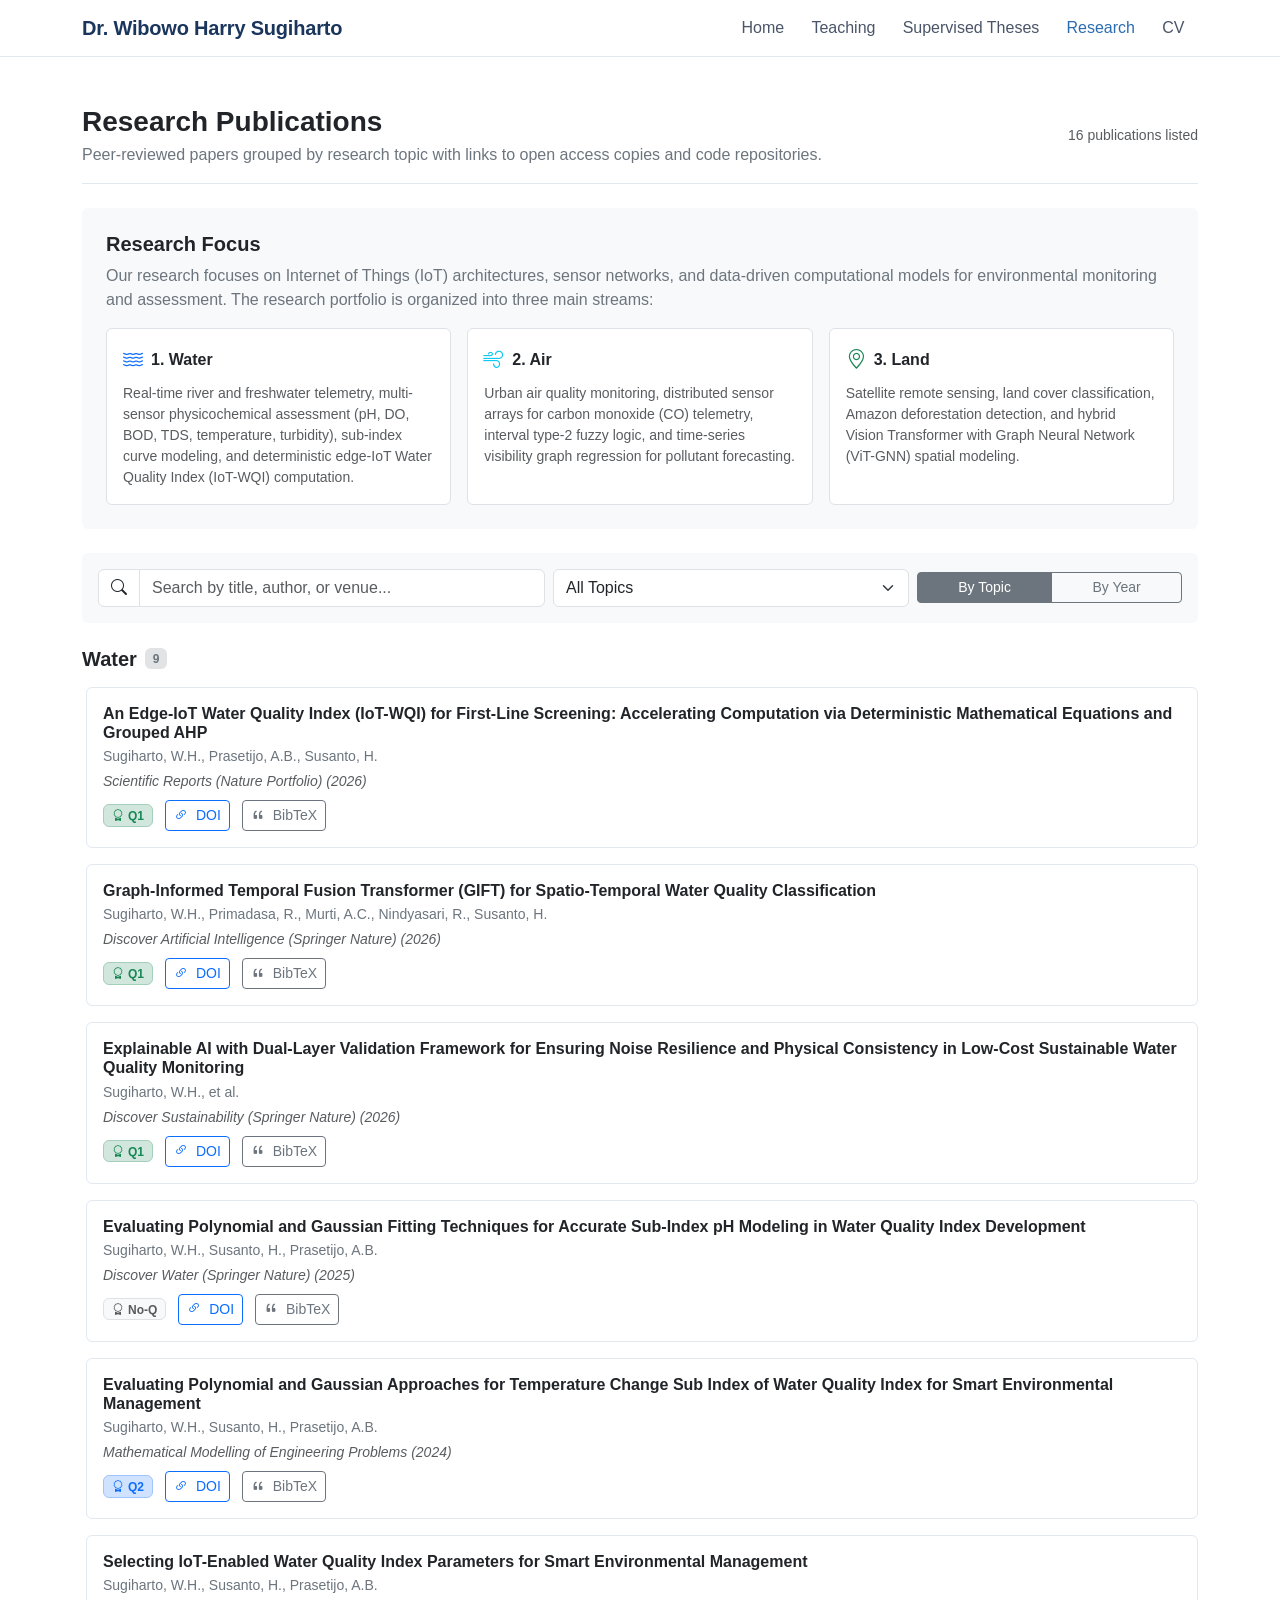
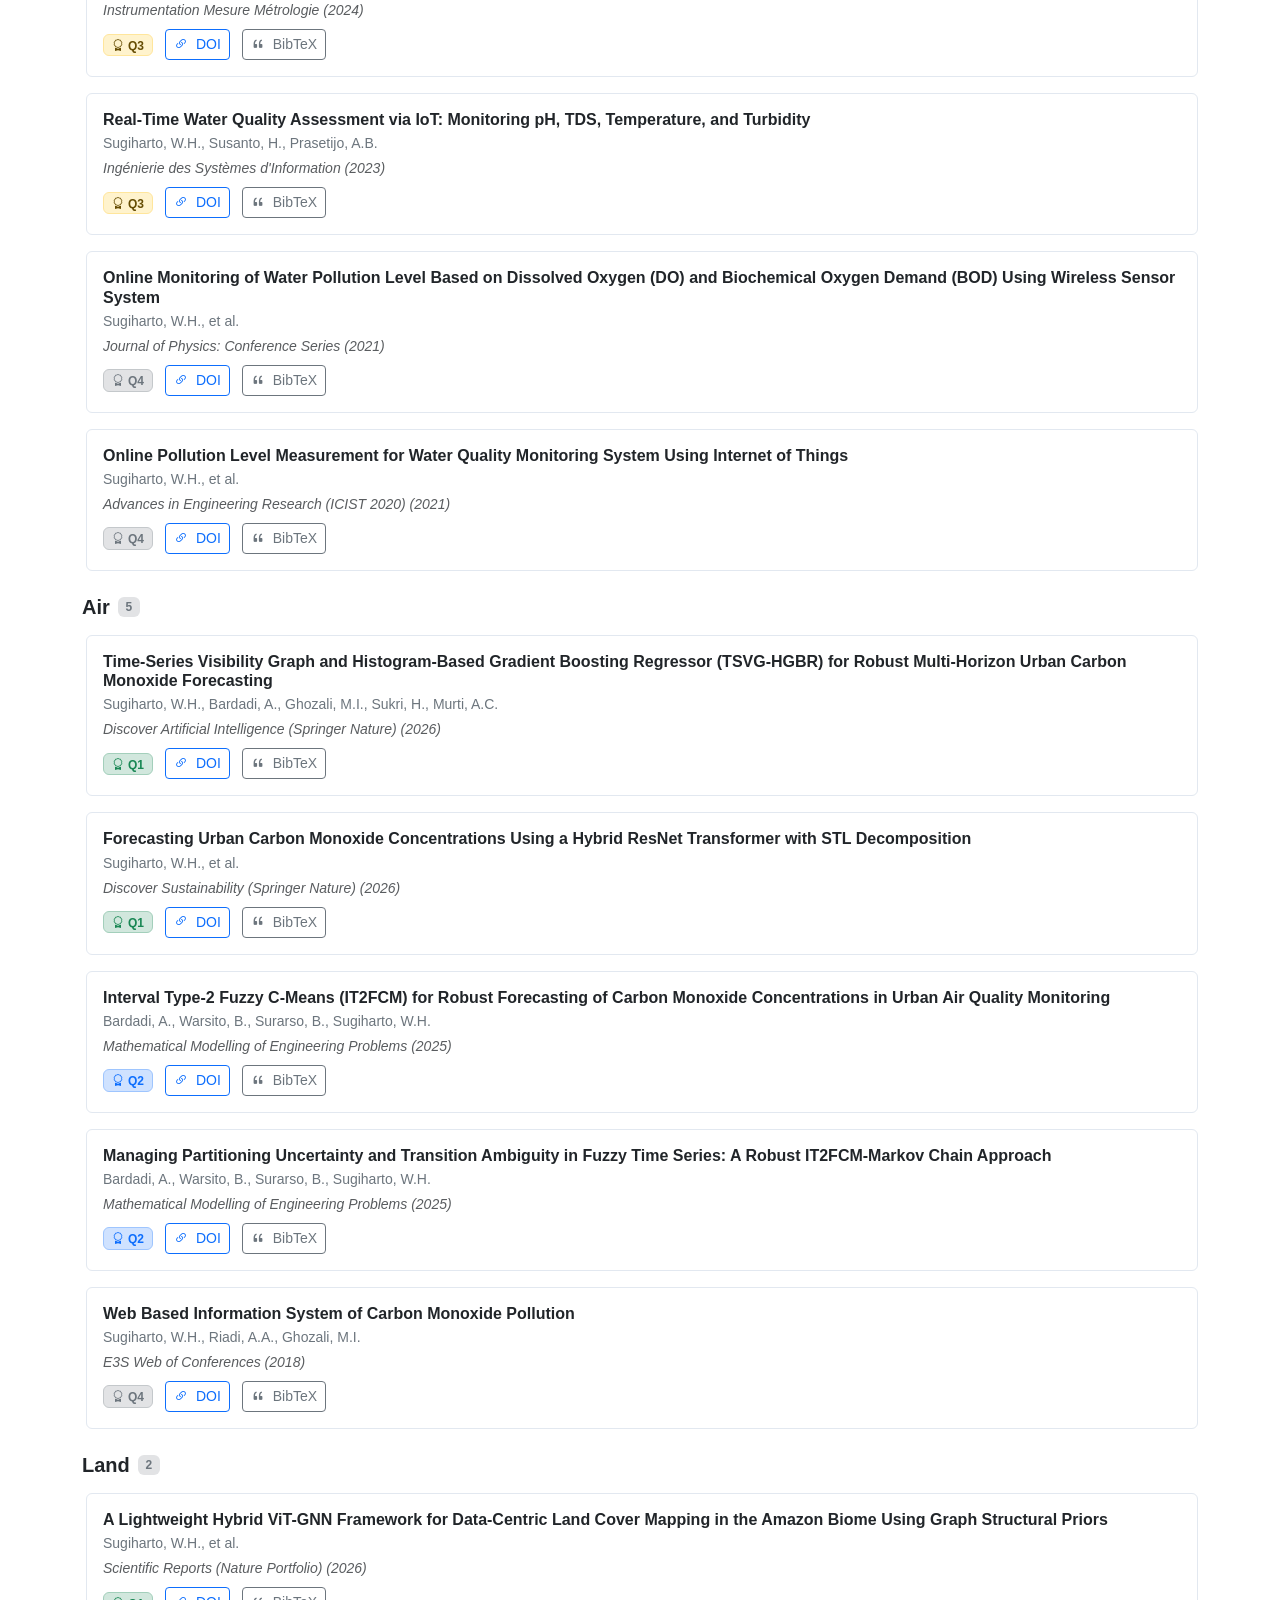
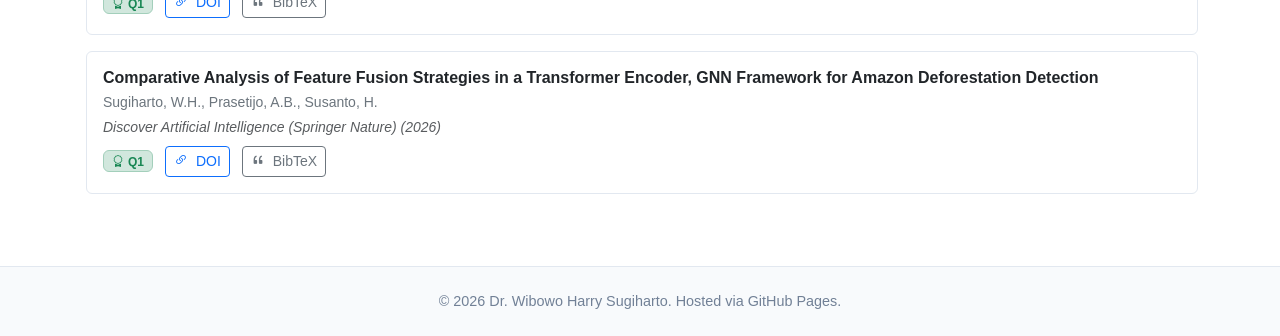
<file: research.html>
<!DOCTYPE html>
<html lang="en">
<head>
  <!-- Metadata halaman dan viewport -->
  <meta charset="UTF-8">
  <meta name="viewport" content="width=device-width, initial-scale=1.0">
  <title>Research and Publications | Academic Homepage</title>

  <!-- Pustaka Bootstrap 5 dan Bootstrap Icons -->
  <link href="https://cdn.jsdelivr.net/npm/bootstrap@5.3.3/dist/css/bootstrap.min.css" rel="stylesheet">
  <link href="https://cdn.jsdelivr.net/npm/bootstrap-icons@1.11.3/font/bootstrap-icons.min.css" rel="stylesheet">

  <!-- Gaya kustom situs -->
  <link href="css/style.css" rel="stylesheet">
</head>
<body>

  <!-- Navigasi Utama -->
  <nav class="navbar navbar-expand-lg navbar-light sticky-top">
    <div class="container">
      <a class="navbar-brand profile-brand-name" href="index.html">Academic Profile</a>
      <button class="navbar-toggler" type="button" data-bs-toggle="collapse" data-bs-target="#mainNav" aria-controls="mainNav" aria-expanded="false" aria-label="Toggle navigation">
        <span class="navbar-toggler-icon"></span>
      </button>
      <div class="collapse navbar-collapse" id="mainNav">
        <ul class="navbar-nav ms-auto mb-2 mb-lg-0">
          <li class="nav-item">
            <a class="nav-link" href="index.html">Home</a>
          </li>
          <li class="nav-item">
            <a class="nav-link" href="courses.html">Teaching</a>
          </li>
          <li class="nav-item">
            <a class="nav-link" href="theses.html">Supervised Theses</a>
          </li>
          <li class="nav-item">
            <a class="nav-link active" aria-current="page" href="research.html">Research</a>
          </li>
          <li class="nav-item">
            <a class="nav-link" href="cv.html">CV</a>
          </li>
        </ul>
      </div>
    </div>
  </nav>

  <!-- Konten Utama: Menu Publikasi Penelitian -->
  <main class="container my-4 my-md-5">
    <div class="page-header">
      <div class="d-flex justify-content-between align-items-center flex-wrap gap-2">
        <div>
          <h1 class="h3 fw-bold text-dark mb-1">Research Publications</h1>
          <p class="text-secondary mb-0">Peer-reviewed papers grouped by research topic with links to open access copies and code repositories.</p>
        </div>
        <div id="research-count" class="text-muted small">Loading publications...</div>
      </div>
    </div>

    <!-- Prolog Penelitian: Fokus IoT, Monitoring, dan Penilaian Lingkungan -->
    <div class="card bg-light border-0 p-4 mb-4">
      <h2 class="h5 fw-bold text-dark mb-2">Research Focus</h2>
      <p class="text-secondary mb-3">
        Our research focuses on Internet of Things (IoT) architectures, sensor networks, and data-driven computational models for environmental monitoring and assessment. The research portfolio is organized into three main streams:
      </p>
      <div class="row g-3">
        <div class="col-md-4">
          <div class="p-3 bg-white rounded border h-100">
            <div class="d-flex align-items-center mb-2">
              <i class="bi bi-water text-primary fs-5 me-2"></i>
              <h3 class="h6 fw-bold mb-0 text-dark">1. Water</h3>
            </div>
            <p class="text-muted small mb-0">
              Real-time river and freshwater telemetry, multi-sensor physicochemical assessment (pH, DO, BOD, TDS, temperature, turbidity), sub-index curve modeling, and deterministic edge-IoT Water Quality Index (IoT-WQI) computation.
            </p>
          </div>
        </div>
        <div class="col-md-4">
          <div class="p-3 bg-white rounded border h-100">
            <div class="d-flex align-items-center mb-2">
              <i class="bi bi-wind text-info fs-5 me-2"></i>
              <h3 class="h6 fw-bold mb-0 text-dark">2. Air</h3>
            </div>
            <p class="text-muted small mb-0">
              Urban air quality monitoring, distributed sensor arrays for carbon monoxide (CO) telemetry, interval type-2 fuzzy logic, and time-series visibility graph regression for pollutant forecasting.
            </p>
          </div>
        </div>
        <div class="col-md-4">
          <div class="p-3 bg-white rounded border h-100">
            <div class="d-flex align-items-center mb-2">
              <i class="bi bi-geo-alt text-success fs-5 me-2"></i>
              <h3 class="h6 fw-bold mb-0 text-dark">3. Land</h3>
            </div>
            <p class="text-muted small mb-0">
              Satellite remote sensing, land cover classification, Amazon deforestation detection, and hybrid Vision Transformer with Graph Neural Network (ViT-GNN) spatial modeling.
            </p>
          </div>
        </div>
      </div>
    </div>

    <!-- Panel Kontrol: Pencarian, Filter Kategori, dan Mode Pengelompokan -->
    <div class="card bg-light border-0 p-3 mb-4">
      <div class="row g-2 align-items-center">
        <div class="col-lg-5 col-md-12">
          <div class="input-group">
            <span class="input-group-text bg-white"><i class="bi bi-search"></i></span>
            <input type="text" id="search-research" class="form-control" placeholder="Search by title, author, or venue...">
          </div>
        </div>
        <div class="col-lg-4 col-md-6">
          <select id="filter-category" class="form-select">
            <option value="all">All Topics</option>
          </select>
        </div>
        <div class="col-lg-3 col-md-6">
          <div class="btn-group w-100" role="group" aria-label="Group by options">
            <input type="radio" class="btn-check" name="groupby" id="group-topic" value="category" checked autocomplete="off">
            <label class="btn btn-outline-secondary btn-sm" for="group-topic">By Topic</label>

            <input type="radio" class="btn-check" name="groupby" id="group-year" value="year" autocomplete="off">
            <label class="btn btn-outline-secondary btn-sm" for="group-year">By Year</label>
          </div>
        </div>
      </div>
    </div>

    <!-- Kontainer Publikasi yang Dikelompokkan dari data/research.json -->
    <div id="research-container">
      <div class="text-center py-5 text-muted">
        <div class="spinner-border text-dark" role="status">
          <span class="visually-hidden">Loading...</span>
        </div>
        <p class="mt-2 mb-0">Fetching publication list...</p>
      </div>
    </div>
  </main>

  <!-- Footer Situs -->
  <footer>
    <div class="container text-center">
      <p class="mb-0">&copy; <span id="current-year">2026</span> <span id="footer-name">Academic Profile</span>. Hosted via GitHub Pages.</p>
    </div>
  </footer>

  <!-- Skrip JavaScript -->
  <script src="https://cdn.jsdelivr.net/npm/bootstrap@5.3.3/dist/js/bootstrap.bundle.min.js"></script>
  <script src="js/common.js"></script>
  <script src="js/research.js"></script>
</body>
</html>
</file>
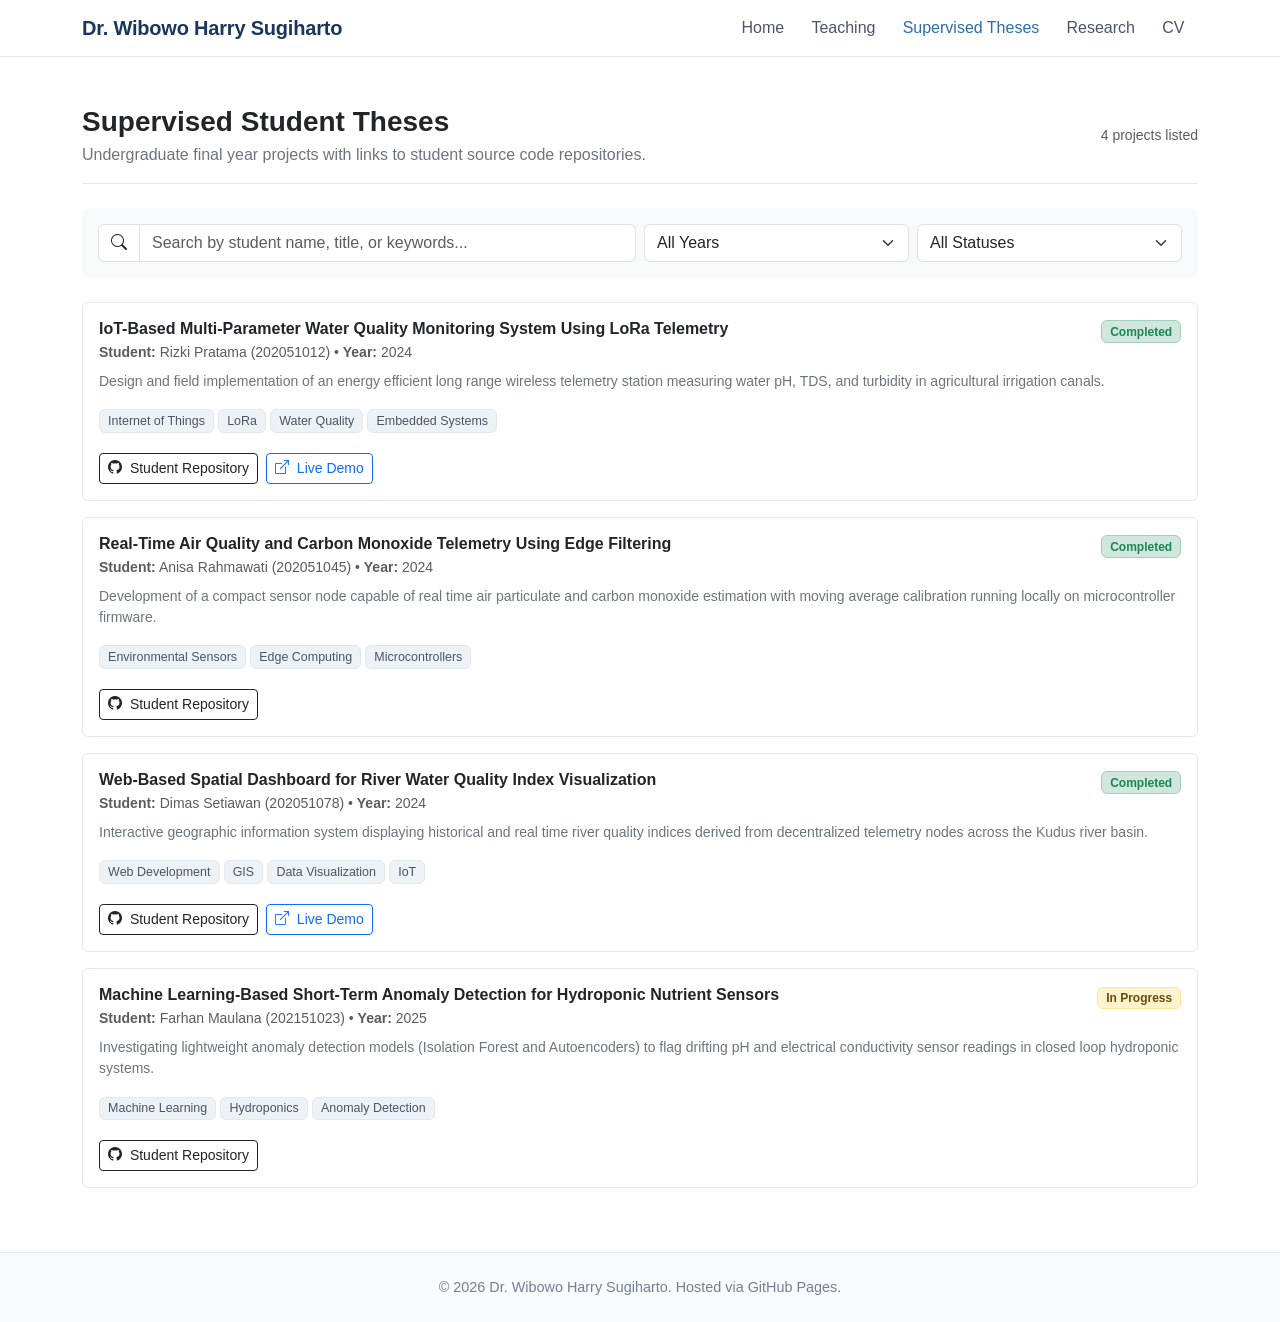
<file: theses.html>
<!DOCTYPE html>
<html lang="en">
<head>
  <!-- Metadata halaman dan viewport -->
  <meta charset="UTF-8">
  <meta name="viewport" content="width=device-width, initial-scale=1.0">
  <title>Supervised Theses | Academic Homepage</title>

  <!-- Pustaka Bootstrap 5 dan Bootstrap Icons -->
  <link href="https://cdn.jsdelivr.net/npm/bootstrap@5.3.3/dist/css/bootstrap.min.css" rel="stylesheet">
  <link href="https://cdn.jsdelivr.net/npm/bootstrap-icons@1.11.3/font/bootstrap-icons.min.css" rel="stylesheet">

  <!-- Gaya kustom situs -->
  <link href="css/style.css" rel="stylesheet">
</head>
<body>

  <!-- Navigasi Utama -->
  <nav class="navbar navbar-expand-lg navbar-light sticky-top">
    <div class="container">
      <a class="navbar-brand profile-brand-name" href="index.html">Academic Profile</a>
      <button class="navbar-toggler" type="button" data-bs-toggle="collapse" data-bs-target="#mainNav" aria-controls="mainNav" aria-expanded="false" aria-label="Toggle navigation">
        <span class="navbar-toggler-icon"></span>
      </button>
      <div class="collapse navbar-collapse" id="mainNav">
        <ul class="navbar-nav ms-auto mb-2 mb-lg-0">
          <li class="nav-item">
            <a class="nav-link" href="index.html">Home</a>
          </li>
          <li class="nav-item">
            <a class="nav-link" href="courses.html">Teaching</a>
          </li>
          <li class="nav-item">
            <a class="nav-link active" aria-current="page" href="theses.html">Supervised Theses</a>
          </li>
          <li class="nav-item">
            <a class="nav-link" href="research.html">Research</a>
          </li>
          <li class="nav-item">
            <a class="nav-link" href="cv.html">CV</a>
          </li>
        </ul>
      </div>
    </div>
  </nav>

  <!-- Konten Utama: Menu Skripsi Mahasiswa Bimbingan -->
  <main class="container my-4 my-md-5">
    <div class="page-header">
      <div class="d-flex justify-content-between align-items-center flex-wrap gap-2">
        <div>
          <h1 class="h3 fw-bold text-dark mb-1">Supervised Student Theses</h1>
          <p class="text-secondary mb-0">Undergraduate final year projects with links to student source code repositories.</p>
        </div>
        <div id="theses-count" class="text-muted small">Loading thesis records...</div>
      </div>
    </div>

    <!-- Panel Filter dan Pencarian -->
    <div class="card bg-light border-0 p-3 mb-4">
      <div class="row g-2 align-items-center">
        <div class="col-md-6">
          <div class="input-group">
            <span class="input-group-text bg-white"><i class="bi bi-search"></i></span>
            <input type="text" id="search-theses" class="form-control" placeholder="Search by student name, title, or keywords...">
          </div>
        </div>
        <div class="col-md-3">
          <select id="filter-year" class="form-select">
            <option value="all">All Years</option>
          </select>
        </div>
        <div class="col-md-3">
          <select id="filter-status" class="form-select">
            <option value="all">All Statuses</option>
            <option value="completed">Completed Only</option>
            <option value="in progress">In Progress Only</option>
          </select>
        </div>
      </div>
    </div>

    <!-- Tempat Merender Daftar Proyek Skripsi dari data/theses.json -->
    <div id="theses-list">
      <div class="text-center py-5 text-muted">
        <div class="spinner-border text-success" role="status">
          <span class="visually-hidden">Loading...</span>
        </div>
        <p class="mt-2 mb-0">Fetching thesis records...</p>
      </div>
    </div>
  </main>

  <!-- Footer Situs -->
  <footer>
    <div class="container text-center">
      <p class="mb-0">&copy; <span id="current-year">2026</span> <span id="footer-name">Academic Profile</span>. Hosted via GitHub Pages.</p>
    </div>
  </footer>

  <!-- Skrip JavaScript -->
  <script src="https://cdn.jsdelivr.net/npm/bootstrap@5.3.3/dist/js/bootstrap.bundle.min.js"></script>
  <script src="js/common.js"></script>
  <script src="js/theses.js"></script>
</body>
</html>
</file>
<file: css/style.css>
/*
 * style.css
 * Berkas gaya tambahan untuk melengkapi Bootstrap 5.3.
 * Mengutamakan keterbacaan tipografi dan tata letak akademis yang bersih.
 */

/* Pengaturan dasar font dan variabel warna */
:root {
  --primary-color: #1a365d;
  --secondary-color: #2b6cb0;
  --text-color: #2d3748;
  --bg-subtle: #f8fafc;
  --border-color: #e2e8f0;
}

body {
  font-family: -apple-system, BlinkMacSystemFont, "Segoe UI", Roboto, "Helvetica Neue", Arial, sans-serif;
  color: var(--text-color);
  background-color: #ffffff;
  min-height: 100vh;
  display: flex;
  flex-direction: column;
}

main {
  flex: 1;
}

/* Navigasi */
.navbar {
  border-bottom: 1px solid var(--border-color);
  background-color: #ffffff !important;
}

.navbar-brand {
  font-weight: 600;
  color: var(--primary-color) !important;
  letter-spacing: -0.01em;
}

.nav-link {
  font-weight: 500;
  color: #4a5568 !important;
  padding: 0.5rem 0.85rem !important;
}

.nav-link:hover,
.nav-link.active {
  color: var(--secondary-color) !important;
}

/* Kartu profil di halaman beranda */
.profile-card {
  border: 1px solid var(--border-color);
  border-radius: 6px;
  background-color: var(--bg-subtle);
}

/* Gaya kartu umum untuk perkuliahan, skripsi, dan publikasi */
.item-card {
  border: 1px solid var(--border-color);
  border-radius: 6px;
  background-color: #ffffff;
  transition: border-color 0.15s ease-in-out, box-shadow 0.15s ease-in-out;
}

.item-card:hover {
  border-color: #cbd5e1;
  box-shadow: 0 2px 8px rgba(0, 0, 0, 0.04);
}

/* Judul dan header bagian */
.page-header {
  padding-bottom: 1rem;
  margin-bottom: 1.5rem;
  border-bottom: 1px solid var(--border-color);
}

.section-title {
  font-size: 1.25rem;
  font-weight: 600;
  color: var(--primary-color);
  margin-bottom: 1rem;
}

/* Tag dan lencana topik */
.topic-badge {
  background-color: #edf2f7;
  color: #4a5568;
  font-weight: 500;
  font-size: 0.78rem;
  border: 1px solid #e2e8f0;
}

/* Blok BibTeX yang dapat disalin */
.bibtex-box {
  background-color: #f1f5f9;
  border: 1px solid var(--border-color);
  border-radius: 4px;
  font-family: ui-monospace, SFMono-Regular, Menlo, Monaco, Consolas, monospace;
  font-size: 0.82rem;
  padding: 0.75rem;
  white-space: pre-wrap;
  word-break: break-all;
}

/* Footer halaman */
footer {
  border-top: 1px solid var(--border-color);
  background-color: var(--bg-subtle);
  padding: 1.5rem 0;
  font-size: 0.9rem;
  color: #718096;
}
</file>
